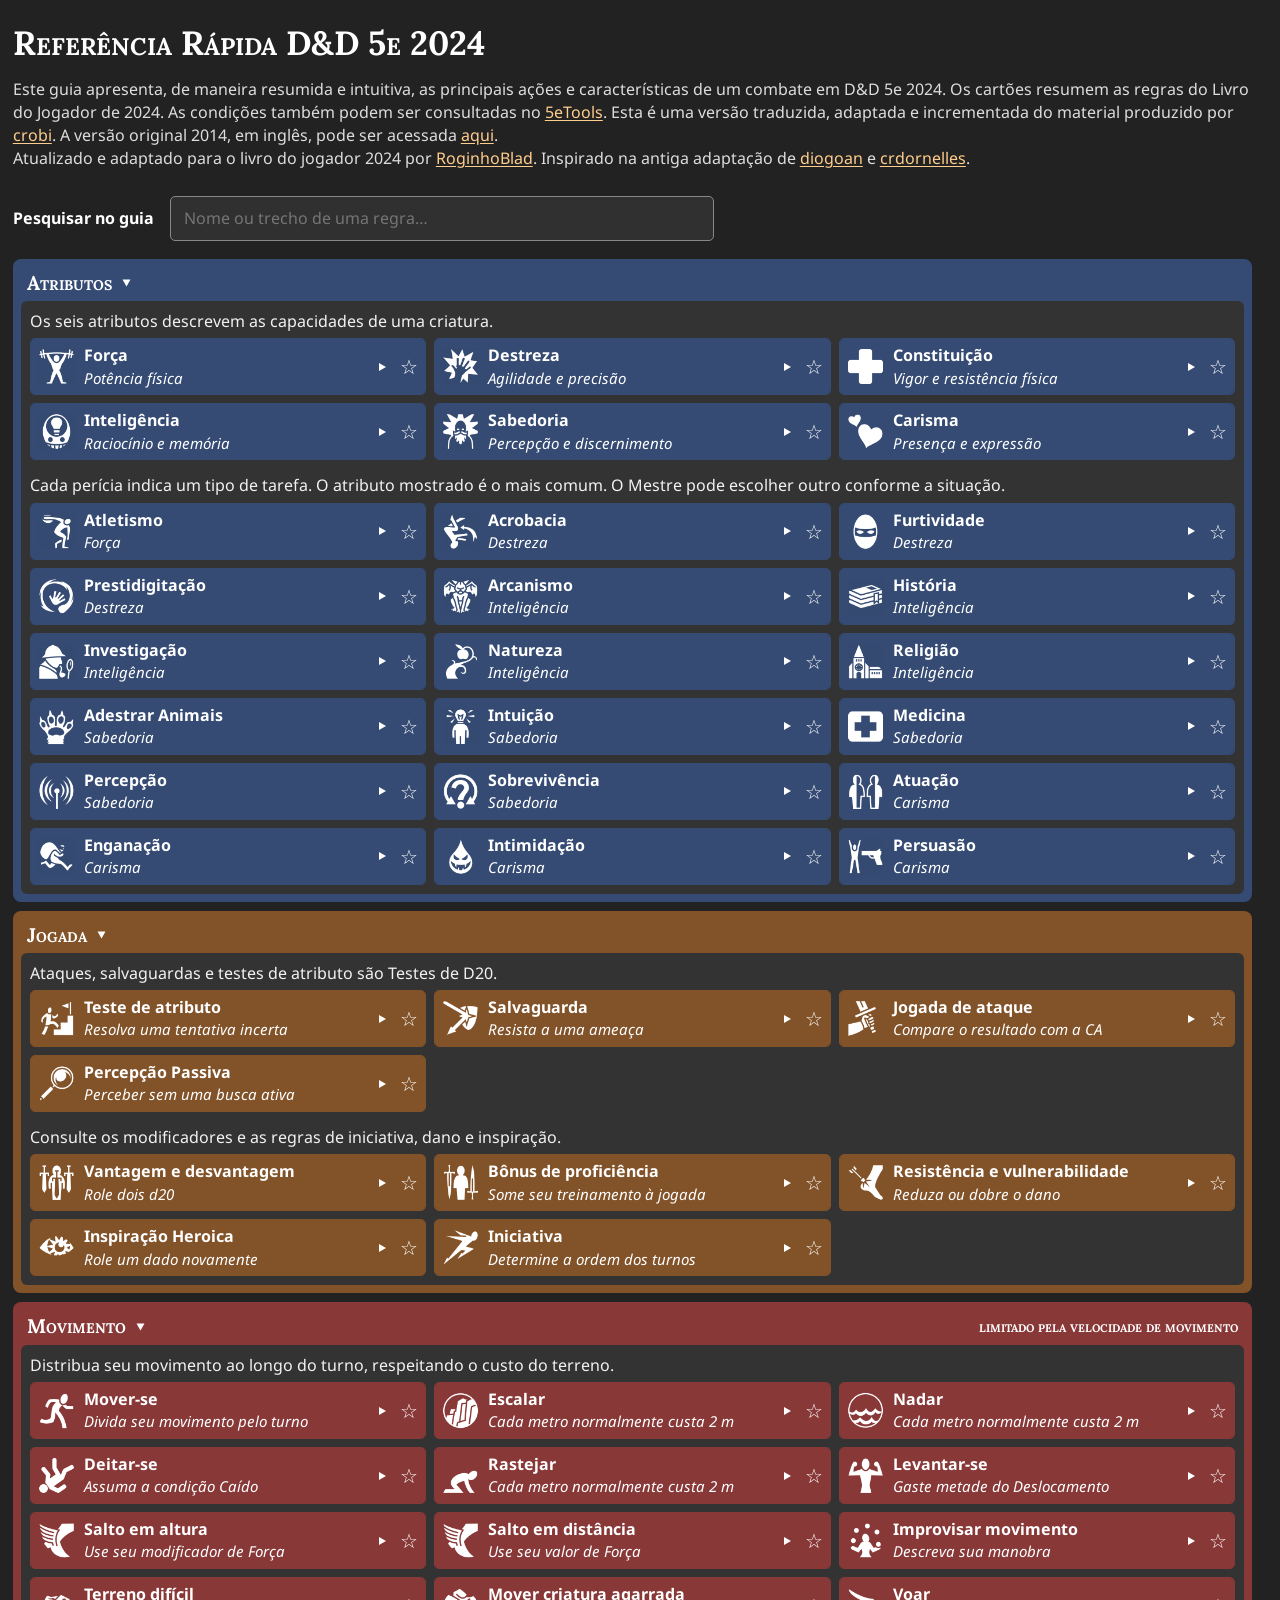
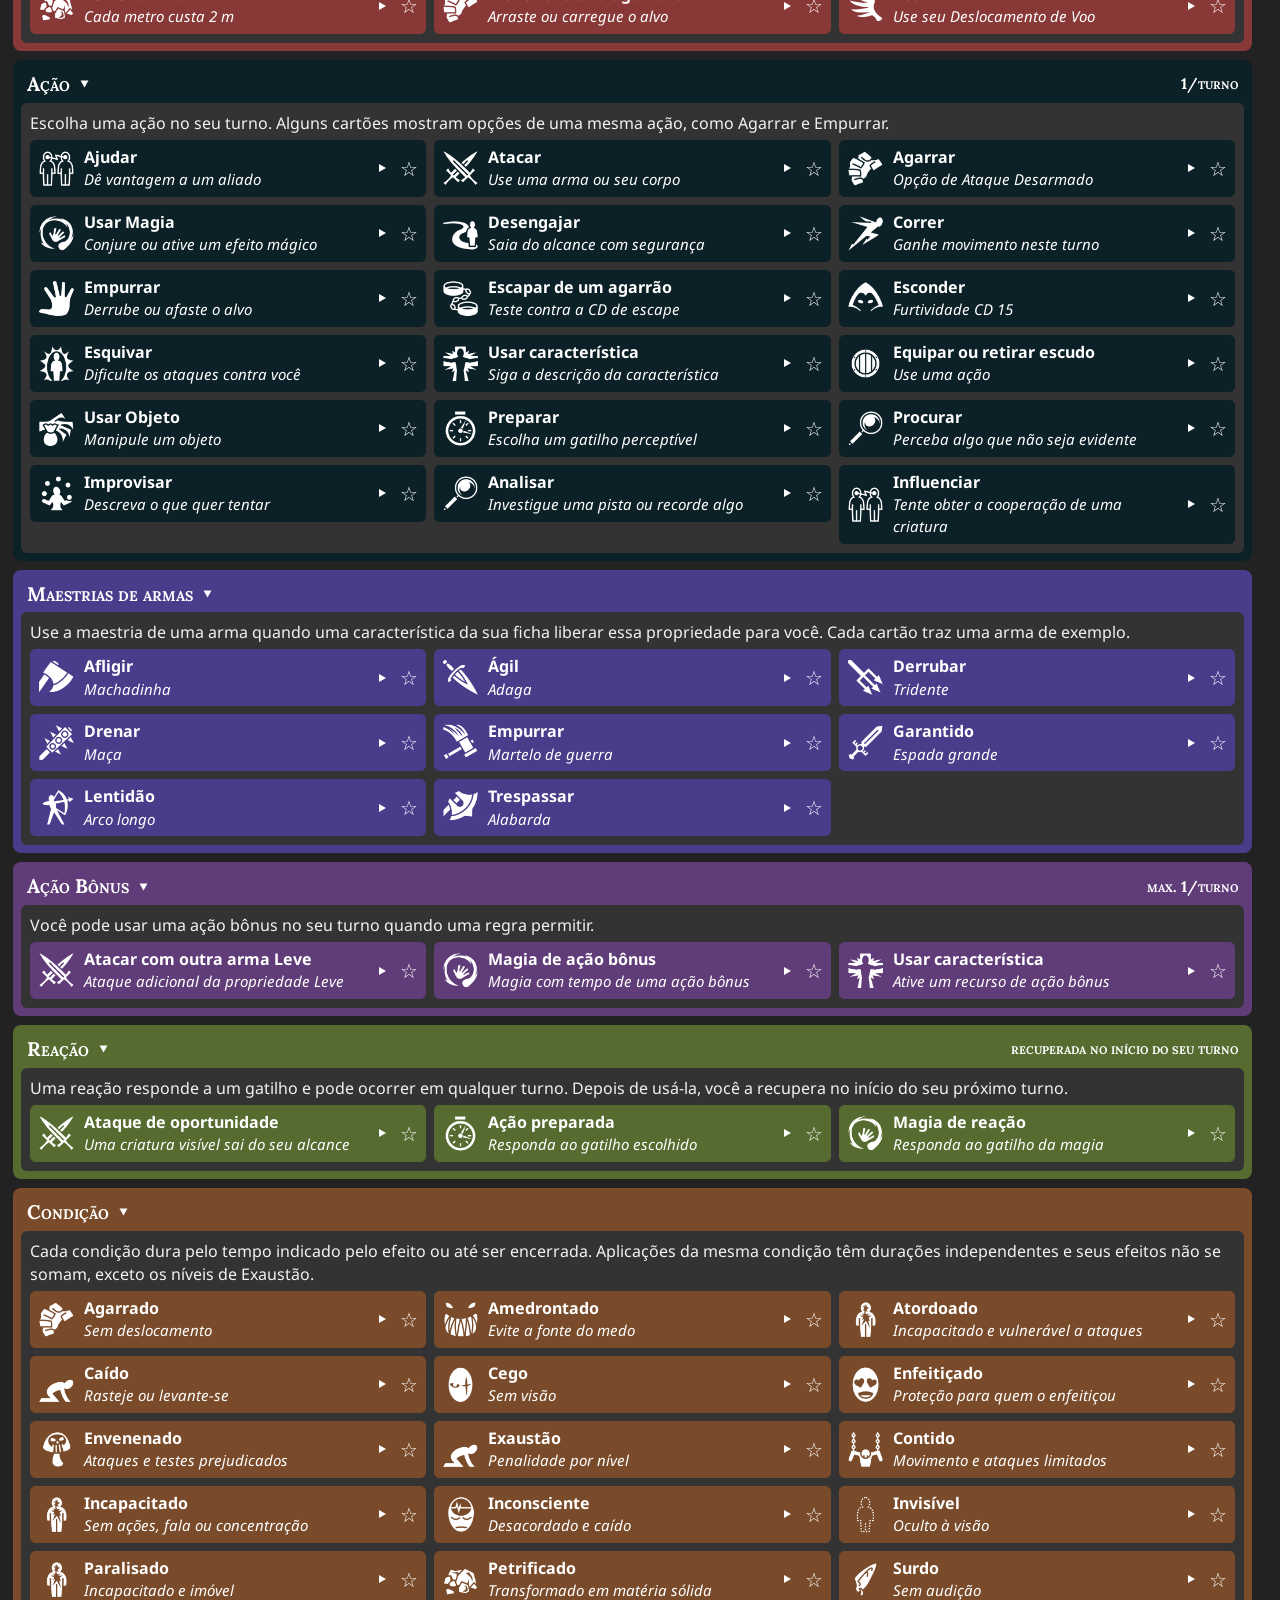
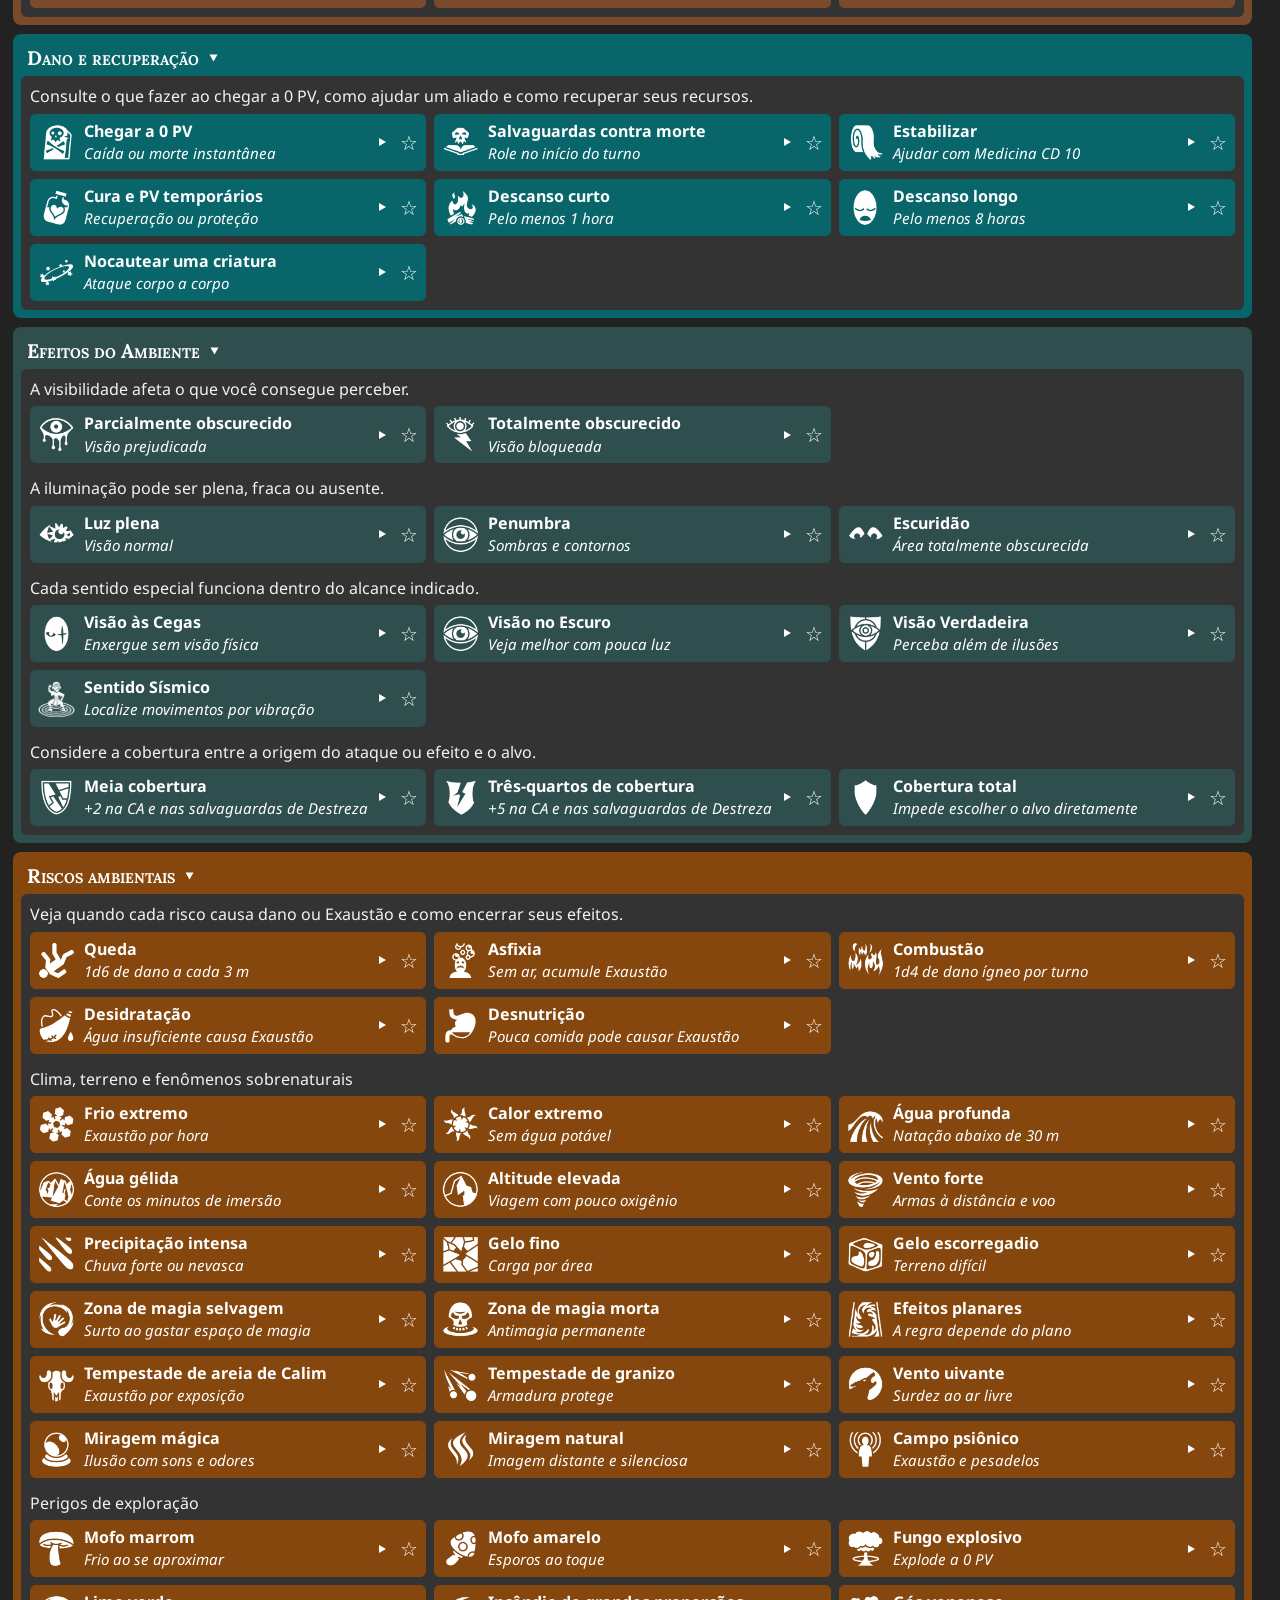
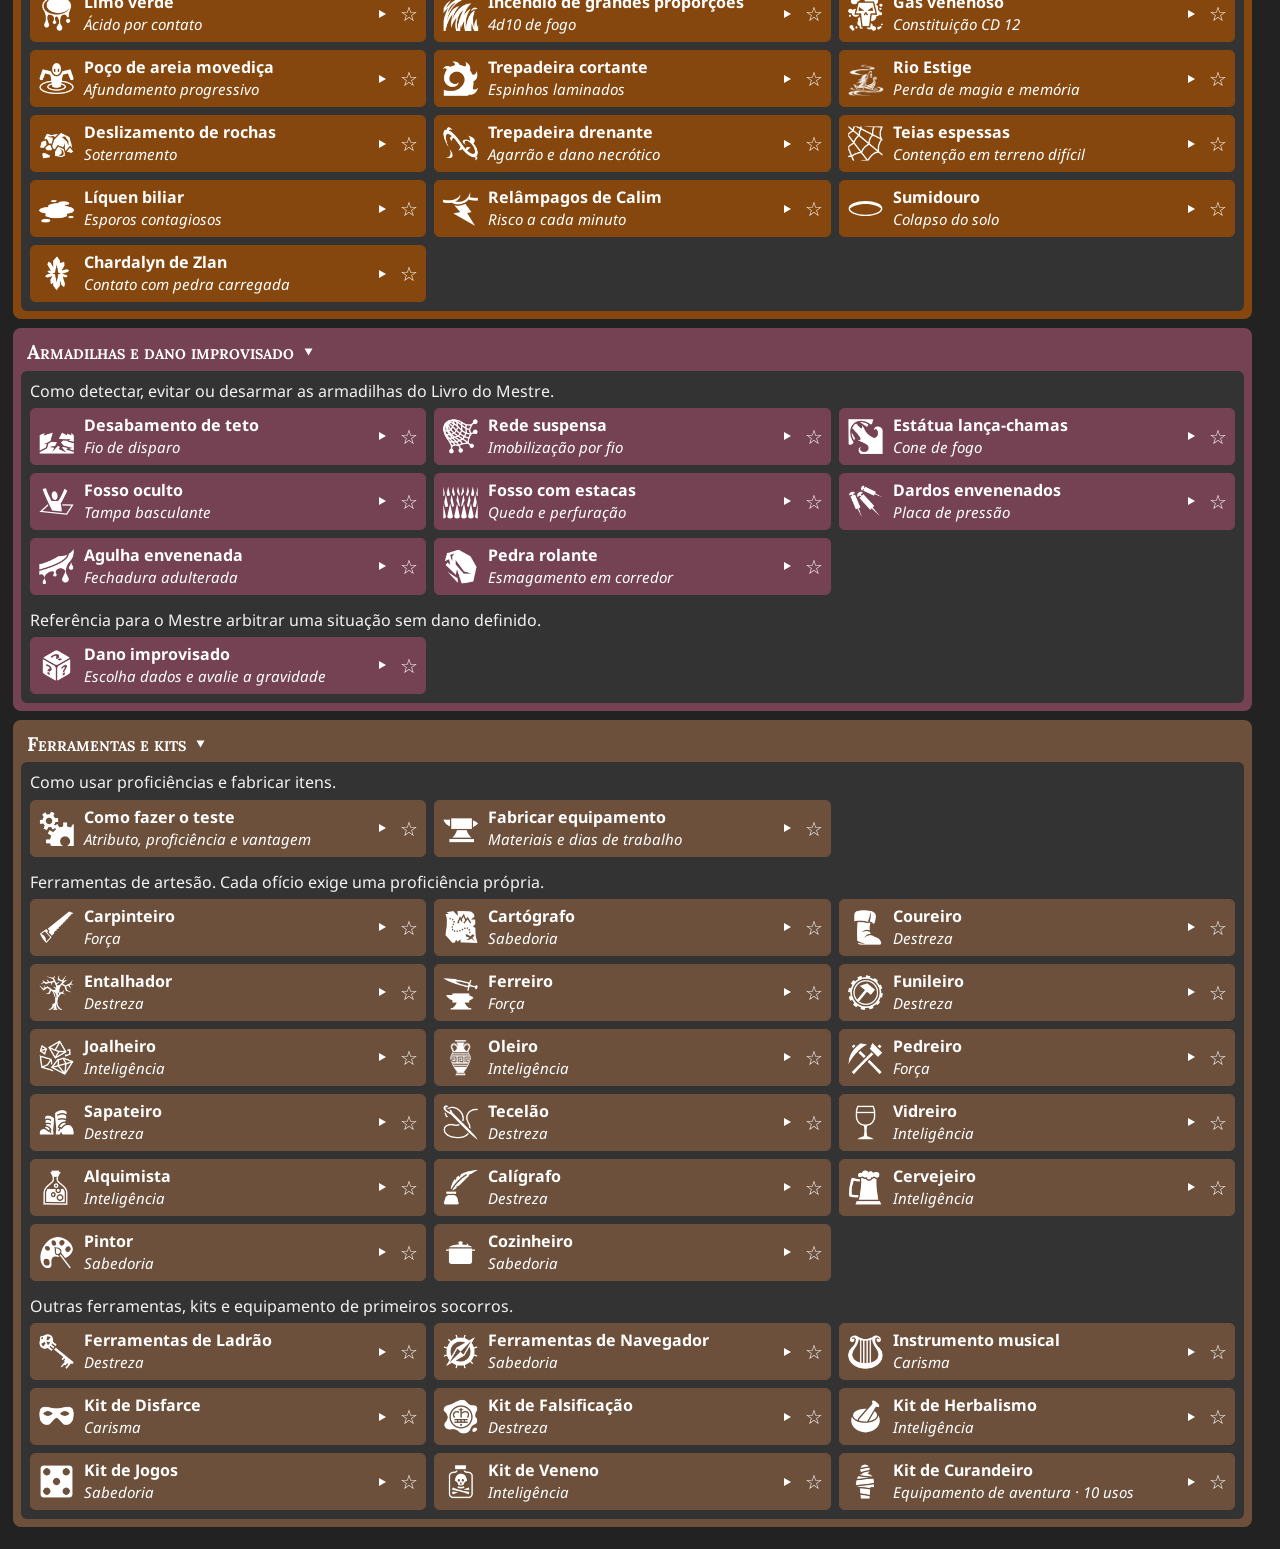
<file: index.html>
<!DOCTYPE html>
<html lang="pt">

<head>
    <meta charset="utf-8" />
    <meta name="viewport" content="width=device-width, initial-scale=1">
    <title>Referência Rápida D&D 5e 2024</title>
    <!-- CSS -->
    <link rel="stylesheet" type="text/css" href="css/quickref.css">
    <link rel="stylesheet" type="text/css" href="css/icons.css">
    <!-- Fonts -->
    <link href="https://fonts.googleapis.com/css?family=Noto+Sans:400,700,400italic,700italic" rel="stylesheet"
        type="text/css">
    <link href="https://fonts.googleapis.com/css?family=Lora:700" rel="stylesheet" type="text/css">
    <link rel="icon" type="image/png" href="img/dragon-head.png">
    <!-- Javascript -->
    <script type="text/javascript" src="js/jquery/jquery.min.js" charset="utf-8"></script>
</head>

<body class="page-background">
    <div class="page fontsize" data-size="fullscreen">
        <div class="main-title">Referência Rápida D&D 5e 2024</div>
        <div class="description">Este guia apresenta, de maneira resumida e intuitiva, as principais ações e
            características de um combate em D&D 5e 2024. Os cartões resumem as regras do Livro do Jogador de 2024. As condições também podem ser consultadas no <a href="https://5e.tools/index.html">5eTools</a>. Esta é uma versão traduzida, adaptada e incrementada do
            material produzido por <a href="https://github.com/crobi">crobi</a>. A versão original 2014, em inglês, pode
            ser acessada <a href="https://crobi.github.io/dnd5e-quickref/preview/quickref.html">aqui</a>.
            <br>
            <br>
            <br>
            Atualizado e adaptado para o livro do jogador 2024 por <a href="https://github.com/RoginhoBlad">RoginhoBlad</a>.
            Inspirado na antiga adaptação de <a href="https://github.com/diogoan">diogoan</a> e <a href="https://github.com/crdornelles">crdornelles</a>.
        </div>

        <!-- Abilities section -->
        <div id="section-ability" class="section-container">
            <div class="section-title">Atributos</div>
            <div class="section-content">
                <div class="section-row section-subtitle text fontsize">Os seis atributos descrevem as capacidades de uma criatura.</div>
                <div class="section-row" id="ability-types"></div>
                <div class="section-row section-subtitle text fontsize">Cada perícia indica um tipo de tarefa. O atributo mostrado é o mais comum. O Mestre pode escolher outro conforme a situação.</div>
                <div class="section-row" id="ability-sub-types"></div>

            </div>
        </div>

        <!-- Abilities section -->
        <div id="section-roll" class="section-container">
            <div class="section-title">
                Jogada
            </div>
            <div class="section-content">
                <div class="section-row section-subtitle text fontsize">Ataques, salvaguardas e testes de atributo são Testes de D20.</div>
                <div class="section-row" id="roll-types"></div>
                <div class="section-row section-subtitle text fontsize">Consulte os modificadores e as regras de iniciativa, dano e inspiração.</div>
                <div class="section-row" id="roll-mods"></div>
            </div>
        </div>

        <!-- Movement section -->
        <div id="section-movement" class="section-container">
            <div class="section-title">
                Movimento <span class="float-right">limitado pela velocidade de movimento</span>
            </div>
            <div class="section-content">
                <div class="section-row section-subtitle text fontsize">Distribua seu movimento ao longo do turno, respeitando o custo do terreno.</div>
                <div class="section-row" id="basic-movement">
                </div>
            </div>
        </div>

        <!-- Action section -->
        <div id="section-action" class="section-container">
            <div class="section-title">
                Ação <span class="float-right">1/turno</span>
            </div>
            <div class="section-content">
                <div class="section-row section-subtitle text fontsize">Escolha uma ação no seu turno. Alguns cartões mostram opções de uma mesma ação, como Agarrar e Empurrar.</div>
                <div class="section-row" id="basic-actions"></div>
            </div>
        </div>

        <div class="section-container" id="section-mastery"><div class="section-title">Maestrias de armas</div><div class="section-content"><div class="section-row section-subtitle text fontsize">Use a maestria de uma arma quando uma característica da sua ficha liberar essa propriedade para você. Cada cartão traz uma arma de exemplo.</div><div class="section-row" id="mastery-cards"></div></div></div>
        <!-- Bonus action section -->
        <div id="section-bonus-action" class="section-container">
            <div class="section-title">
                Ação Bônus <span class="float-right">max. 1/turno</span>
            </div>
            <div class="section-content">
                <div class="section-row section-subtitle text fontsize">Você pode usar uma ação bônus no seu turno quando uma regra permitir.</div>
                <div class="section-row" id="basic-bonus-actions"></div>
            </div>
        </div>

        <!-- Reaction section -->
        <div id="section-reaction" class="section-container">
            <div class="section-title">
                Reação <span class="float-right">recuperada no início do seu turno</span>
            </div>
            <div class="section-content">
                <div class="section-row section-subtitle text fontsize">Uma reação responde a um gatilho e pode ocorrer em qualquer turno. Depois de usá-la, você a recupera no início do seu próximo turno.</div>
                <div class="section-row" id="basic-reactions"></div>
            </div>
        </div>

        <!-- Condition section -->
        <div id="section-condition" class="section-container">
            <div class="section-title">
                Condição
            </div>
            <div class="section-content">
                <div class="section-row section-subtitle text fontsize">Cada condição dura pelo tempo indicado pelo efeito ou até ser encerrada. Aplicações da mesma condição têm durações independentes e seus efeitos não se somam, exceto os níveis de Exaustão.</div>
                <div class="section-row" id="basic-conditions"></div>
            </div>
        </div>

        <div id="section-recovery" class="section-container">
            <div class="section-title">Dano e recuperação</div>
            <div class="section-content">
                <div class="section-row section-subtitle text fontsize">Consulte o que fazer ao chegar a 0 PV, como ajudar um aliado e como recuperar seus recursos.</div>
                <div class="section-row" id="recovery-cards"></div>
            </div>
        </div>

        <!-- Environmental section -->
        <div id="section-environment" class="section-container">
            <div class="section-title">
                Efeitos do Ambiente
            </div>
            <div class="section-content">
                <div class="section-row section-subtitle text fontsize">A visibilidade afeta o que você consegue perceber.</div>
                <div class="section-row" id="environment-obscurance"></div>
                <div class="section-row section-subtitle text fontsize">A iluminação pode ser plena, fraca ou ausente.</div>
                <div class="section-row" id="environment-light"></div>
                <div class="section-row section-subtitle text fontsize">Cada sentido especial funciona dentro do alcance indicado.</div>
                <div class="section-row" id="environment-vision"></div>
                <div class="section-row section-subtitle text fontsize">Considere a cobertura entre a origem do ataque ou efeito e o alvo.</div>
                <div class="section-row" id="environment-cover"></div>
            </div>
        </div>
        <div id="section-hazards" class="section-container">
            <div class="section-title">Riscos ambientais</div>
            <div class="section-content">
                <div class="section-row section-subtitle text fontsize">Veja quando cada risco causa dano ou Exaustão e como encerrar seus efeitos.</div>
                <div class="section-row" id="environment-other"></div>
<div class="section-row section-subtitle text fontsize">Clima, terreno e fenômenos sobrenaturais</div><div class="section-row" id="hazard-climate"></div>
<div class="section-row section-subtitle text fontsize">Perigos de exploração</div><div class="section-row" id="hazard-danger"></div>
            </div>
        </div>
        <div class="section-container" id="section-traps"><div class="section-title">Armadilhas e dano improvisado</div><div class="section-content"><div class="section-row section-subtitle text fontsize">Como detectar, evitar ou desarmar as armadilhas do Livro do Mestre.</div><div class="section-row" id="hazard-trap"></div><div class="section-row section-subtitle text fontsize">Referência para o Mestre arbitrar uma situação sem dano definido.</div><div class="section-row" id="hazard-damage"></div></div></div>
        <div class="section-container" id="section-tools"><div class="section-title">Ferramentas e kits</div><div class="section-content"><div class="section-row section-subtitle text fontsize">Como usar proficiências e fabricar itens.</div><div class="section-row" id="tool-basics"></div>
<div class="section-row section-subtitle text fontsize">Ferramentas de artesão. Cada ofício exige uma proficiência própria.</div><div class="section-row" id="artisan-cards"></div>
<div class="section-row section-subtitle text fontsize">Outras ferramentas, kits e equipamento de primeiros socorros.</div><div class="section-row" id="kit-cards"></div></div></div>



    </div>

    <!-- Data -->
    <script type="text/javascript" src="js/data_ability.js" charset="utf-8"></script>
    <script type="text/javascript" src="js/data_roll.js" charset="utf-8"></script>
    <script type="text/javascript" src="js/data_movement.js" charset="utf-8"></script>
    <script type="text/javascript" src="js/data_action.js" charset="utf-8"></script>
    <script type="text/javascript" src="js/data_bonusaction.js" charset="utf-8"></script>
    <script type="text/javascript" src="js/data_reaction.js" charset="utf-8"></script>
    <script type="text/javascript" src="js/data_condition.js" charset="utf-8"></script>
    <script type="text/javascript" src="js/data_equipment.js" charset="utf-8"></script>
    <script type="text/javascript" src="js/data_recovery.js" charset="utf-8"></script>
    <script src="js/data_hazards.js" charset="utf-8"></script>
    <script type="text/javascript" src="js/data_environment.js" charset="utf-8"></script>
    <script type="text/javascript" src="js/quickref.js" charset="utf-8"></script>
</body>

</html>
</file>
<file: css/quickref.css>
:root { color-scheme:dark; background:#222; color:#fff; font:16px/1.45 "Noto Sans",Calibri,Arial,sans-serif; }
* { box-sizing:border-box; }
[hidden] { display:none !important; }
body { margin:0; padding:clamp(6px,1vw,16px); }
.page { max-width:1920px; margin:auto; }
.main-title,.section-title { font-family:Lora,Georgia,serif; font-weight:bold; font-variant:small-caps; }
.main-title { font-size:clamp(1.55rem,3vw,2.1rem); margin:6px 0 10px; }
.description { color:#ddd; margin-bottom:14px; }
a { color:#ffcd8c; text-underline-offset:.15em; }
.description br + br { display:none; }
button,input { font:inherit; color:inherit; }
button { cursor:pointer; }
button:focus-visible,input:focus-visible,a:focus-visible { outline:3px solid #ffde86; outline-offset:-3px; }
.search-bar { display:flex; align-items:center; flex-wrap:wrap; gap:.55rem 1rem; padding:12px 0 18px; }
.search-bar label { font-weight:bold; }
.search-bar input { background:#303030; border:1px solid #888; border-radius:5px; padding:.6rem .85rem; width:min(100%,34rem); }
.search-status { color:#ddd; }
.section-container { --accent:#394b72; background:var(--accent); border-radius:8px; padding:6px 8px 8px; margin:0 0 9px; }
#section-ability { --accent:#354b73; } #section-roll { --accent:#825229; }
#section-movement { --accent:#893838; } #section-action { --accent:#0c2027; }
#section-bonus-action { --accent:#603d78; } #section-reaction { --accent:#556b2f; }
#section-condition { --accent:#7a4b2a; } #section-environment { --accent:#2f4f4f; }
#section-tools { --accent:#6d503c; } #section-mastery { --accent:#483d8b; }
#section-recovery { --accent:#08666b; } #section-hazards { --accent:#85470e; }
#section-favorites { --accent:#70551f; }
.section-title { display:flex; align-items:center; flex-wrap:wrap; gap:0 .75em; font-size:1.23rem; padding:1px 6px; }
.section-title .float-right { font-size:.95rem; }
.section-toggle { display:flex; flex:1 0 auto; align-items:center; gap:.55em; padding:3px 0; min-height:34px; font:inherit; border:0; background:transparent; text-align:left; }
.section-toggle::after,.card-toggle::after { content:""; border:4px solid transparent; border-right:0; border-left:7px solid currentColor; }
[aria-expanded="true"].section-toggle::after,[aria-expanded="true"].card-toggle::after { transform:rotate(90deg); }
.section-content { background:#333; border-radius:6px; padding:9px; }
.section-subtitle { margin:0 0 5px; color:#f2f2f2; }
.card-grid { display:grid; grid-template-columns:repeat(3,minmax(0,1fr)); gap:8px; align-items:start; }
.card-grid + .section-subtitle { margin-top:14px; }
.rule-card { min-width:0; border:1px solid var(--accent); background:#2a2a2a; border-radius:5px; overflow:hidden; }
.card-head { background:var(--accent); display:flex; align-items:center; }
.card-toggle { flex:1; display:flex; align-items:center; gap:.55rem; min-width:0; min-height:52px; text-align:left; padding:5px 7px; border:0; background:transparent; }
.card-toggle:hover,.section-toggle:hover,.favorite-star:hover { background:#ffffff10; }
.card-toggle::after { margin-left:auto; flex:none; }
.item-icon { width:37px; height:37px; flex:none; background-size:contain; background-position:center; background-repeat:no-repeat; }
.card-label { min-width:0; overflow-wrap:anywhere; }
.card-label strong,.card-label em { display:block; }
.card-label em { font-size:.94em; }
.favorite-star { align-self:stretch; border:0; padding:0 7px; background:transparent; font-size:1.25rem; }
.favorite-star[aria-pressed="true"] { color:#ffda65; }
.rule-body { padding:0 .8rem; }
.rule-body p { margin:0; padding:1em 0; }
.rule-body p+p { border-top:1px solid #555; }
.rule-body .lead,.source { font-style:italic; }
.source { color:#ddd; font-size:.9em; }
.rule-link { color:#ffd89c; font-weight:600; }
@media(max-width:950px){.card-grid{grid-template-columns:repeat(2,minmax(0,1fr))}}
@media(max-width:590px){.card-grid{grid-template-columns:1fr}.section-title .float-right{font-size:.8rem}.section-title{font-size:1.05rem}.section-toggle{flex-basis:auto}}
@media print { .search-bar,.favorite-star,#section-favorites{display:none} .rule-card{break-inside:avoid} }

/* Evita deslocamentos fracionários quando a lista entra ou sai do topo. */
#section-favorites { height: calc-size(auto, round(up, size, 4px)); margin-bottom: 8px; }
:root { scrollbar-gutter: stable; }
.favorite-star { flex: 0 0 2rem; padding-inline: 0; }
/* Dois pulsos no contorno, sem alterar o tamanho ou a leitura do cartão. */
.rule-card.link-highlight {
    outline: 2px solid transparent;
    outline-offset: 2px;
    animation: link-arrival 1.5s ease-in-out 2;
}
@keyframes link-arrival {
    0%, 100% { outline-color: transparent; box-shadow: 0 0 0 0 transparent; }
    35%, 60% {
        outline-color: var(--accent);
        box-shadow: 0 0 7px 2px var(--accent);
    }
}
@media (prefers-reduced-motion: reduce) {
    .rule-card.link-highlight { animation: link-arrival-still 3s linear; }
    @keyframes link-arrival-still {
        from, to { outline-color: var(--accent); box-shadow: 0 0 7px 2px var(--accent); }
    }
}
#section-traps { --accent: #754254; }
</file>
<file: css/icons.css>
.icon-ace { background-image: url(../img/ace.png);}
.icon-achilles-heel { background-image: url(../img/achilles-heel.png);}
.icon-acid-blob { background-image: url(../img/acid-blob.png);}
.icon-acid-tube { background-image: url(../img/acid-tube.png);}
.icon-acid { background-image: url(../img/acid.png);}
.icon-acorn { background-image: url(../img/acorn.png);}
.icon-acrobatic { background-image: url(../img/acrobatic.png);}
.icon-aerial-signal { background-image: url(../img/aerial-signal.png);}
.icon-aerosol { background-image: url(../img/aerosol.png);}
.icon-afterburn { background-image: url(../img/afterburn.png);}
.icon-alien-skull { background-image: url(../img/alien-skull.png);}
.icon-alien-stare { background-image: url(../img/alien-stare.png);}
.icon-all-for-one { background-image: url(../img/all-for-one.png);}
.icon-alligator-clip { background-image: url(../img/alligator-clip.png);}
.icon-ammo-box { background-image: url(../img/ammo-box.png);}
.icon-ammonite-fossil { background-image: url(../img/ammonite-fossil.png);}
.icon-ammonite { background-image: url(../img/ammonite.png);}
.icon-amphora { background-image: url(../img/amphora.png);}
.icon-anatomy { background-image: url(../img/anatomy.png);}
.icon-anchor { background-image: url(../img/anchor.png);}
.icon-andromeda-chain { background-image: url(../img/andromeda-chain.png);}
.icon-angel-outfit { background-image: url(../img/angel-outfit.png);}
.icon-angel-wings { background-image: url(../img/angel-wings.png);}
.icon-angler-fish { background-image: url(../img/angler-fish.png);}
.icon-angular-spider { background-image: url(../img/angular-spider.png);}
.icon-animal-hide { background-image: url(../img/animal-hide.png);}
.icon-animal-skull { background-image: url(../img/animal-skull.png);}
.icon-ankh { background-image: url(../img/ankh.png);}
.icon-anthem { background-image: url(../img/anthem.png);}
.icon-anvil-impact { background-image: url(../img/anvil-impact.png);}
.icon-anvil { background-image: url(../img/anvil.png);}
.icon-apple-maggot { background-image: url(../img/apple-maggot.png);}
.icon-apple-seeds { background-image: url(../img/apple-seeds.png);}
.icon-aquarius { background-image: url(../img/aquarius.png);}
.icon-archery-target { background-image: url(../img/archery-target.png);}
.icon-architect-mask { background-image: url(../img/architect-mask.png);}
.icon-arcing-bolt { background-image: url(../img/arcing-bolt.png);}
.icon-arena { background-image: url(../img/arena.png);}
.icon-aries { background-image: url(../img/aries.png);}
.icon-armadillo-tail { background-image: url(../img/armadillo-tail.png);}
.icon-armoured-shell { background-image: url(../img/armoured-shell.png);}
.icon-arrest { background-image: url(../img/arrest.png);}
.icon-arrow-cluster { background-image: url(../img/arrow-cluster.png);}
.icon-arrow-flights { background-image: url(../img/arrow-flights.png);}
.icon-arrowed { background-image: url(../img/arrowed.png);}
.icon-arrowhead { background-image: url(../img/arrowhead.png);}
.icon-arrows-shield { background-image: url(../img/arrows-shield.png);}
.icon-arson { background-image: url(../img/arson.png);}
.icon-artificial-hive { background-image: url(../img/artificial-hive.png);}
.icon-at-sea { background-image: url(../img/at-sea.png);}
.icon-atomic-slashes { background-image: url(../img/atomic-slashes.png);}
.icon-aubergine { background-image: url(../img/aubergine.png);}
.icon-aura { background-image: url(../img/aura.png);}
.icon-auto-repair { background-image: url(../img/auto-repair.png);}
.icon-autogun { background-image: url(../img/autogun.png);}
.icon-awareness { background-image: url(../img/awareness.png);}
.icon-axe-in-stump { background-image: url(../img/axe-in-stump.png);}
.icon-axe-swing { background-image: url(../img/axe-swing.png);}
.icon-back-forth { background-image: url(../img/back-forth.png);}
.icon-back-pain { background-image: url(../img/back-pain.png);}
.icon-backstab { background-image: url(../img/backstab.png);}
.icon-backup { background-image: url(../img/backup.png);}
.icon-balloons { background-image: url(../img/balloons.png);}
.icon-bandage-roll { background-image: url(../img/bandage-roll.png);}
.icon-bandaged { background-image: url(../img/bandaged.png);}
.icon-barbed-arrow { background-image: url(../img/barbed-arrow.png);}
.icon-barbed-spear { background-image: url(../img/barbed-spear.png);}
.icon-barbed-wire { background-image: url(../img/barbed-wire.png);}
.icon-barbute { background-image: url(../img/barbute.png);}
.icon-barefoot { background-image: url(../img/barefoot.png);}
.icon-bat-blade { background-image: url(../img/bat-blade.png);}
.icon-bat-wing { background-image: url(../img/bat-wing.png);}
.icon-battered-axe { background-image: url(../img/battered-axe.png);}
.icon-batteries { background-image: url(../img/batteries.png);}
.icon-battery-0 { background-image: url(../img/battery-0.png);}
.icon-battery-100 { background-image: url(../img/battery-100.png);}
.icon-battery-25 { background-image: url(../img/battery-25.png);}
.icon-battery-50 { background-image: url(../img/battery-50.png);}
.icon-battery-75 { background-image: url(../img/battery-75.png);}
.icon-battery-minus { background-image: url(../img/battery-minus.png);}
.icon-battery-pack-alt { background-image: url(../img/battery-pack-alt.png);}
.icon-battery-pack { background-image: url(../img/battery-pack.png);}
.icon-battery-plus { background-image: url(../img/battery-plus.png);}
.icon-battle-axe { background-image: url(../img/battle-axe.png);}
.icon-battle-gear { background-image: url(../img/battle-gear.png);}
.icon-batwing-emblem { background-image: url(../img/batwing-emblem.png);}
.icon-beam-wake { background-image: url(../img/beam-wake.png);}
.icon-beams-aura { background-image: url(../img/beams-aura.png);}
.icon-beanstalk { background-image: url(../img/beanstalk.png);}
.icon-beard { background-image: url(../img/beard.png);}
.icon-beast-eye { background-image: url(../img/beast-eye.png);}
.icon-bee { background-image: url(../img/bee.png);}
.icon-beech { background-image: url(../img/beech.png);}
.icon-beer-stein { background-image: url(../img/beer-stein.png);}
.icon-beetle-shell { background-image: url(../img/beetle-shell.png);}
.icon-behold { background-image: url(../img/behold.png);}
.icon-belt-buckles { background-image: url(../img/belt-buckles.png);}
.icon-bestial-fangs { background-image: url(../img/bestial-fangs.png);}
.icon-beveled-star { background-image: url(../img/beveled-star.png);}
.icon-big-egg { background-image: url(../img/big-egg.png);}
.icon-big-wave { background-image: url(../img/big-wave.png);}
.icon-biohazard { background-image: url(../img/biohazard.png);}
.icon-bird-claw { background-image: url(../img/bird-claw.png);}
.icon-bird-limb { background-image: url(../img/bird-limb.png);}
.icon-bird-mask { background-image: url(../img/bird-mask.png);}
.icon-bird-twitter { background-image: url(../img/bird-twitter.png);}
.icon-black-bar { background-image: url(../img/black-bar.png);}
.icon-black-book { background-image: url(../img/black-book.png);}
.icon-black-cat { background-image: url(../img/black-cat.png);}
.icon-black-flag { background-image: url(../img/black-flag.png);}
.icon-black-hole-bolas { background-image: url(../img/black-hole-bolas.png);}
.icon-blackball { background-image: url(../img/blackball.png);}
.icon-blackcurrant { background-image: url(../img/blackcurrant.png);}
.icon-blade-bite { background-image: url(../img/blade-bite.png);}
.icon-blade-fall { background-image: url(../img/blade-fall.png);}
.icon-blast { background-image: url(../img/blast.png);}
.icon-blaster { background-image: url(../img/blaster.png);}
.icon-bleeding-eye { background-image: url(../img/bleeding-eye.png);}
.icon-bleeding-heart { background-image: url(../img/bleeding-heart.png);}
.icon-bloody-stash { background-image: url(../img/bloody-stash.png);}
.icon-blunderbuss { background-image: url(../img/blunderbuss.png);}
.icon-boar-tusks { background-image: url(../img/boar-tusks.png);}
.icon-boiling-bubbles { background-image: url(../img/boiling-bubbles.png);}
.icon-bolas { background-image: url(../img/bolas.png);}
.icon-bolt-shield { background-image: url(../img/bolt-shield.png);}
.icon-bolter-gun { background-image: url(../img/bolter-gun.png);}
.icon-bombing-run { background-image: url(../img/bombing-run.png);}
.icon-bone-gnawer { background-image: url(../img/bone-gnawer.png);}
.icon-bone-knife { background-image: url(../img/bone-knife.png);}
.icon-book-aura { background-image: url(../img/book-aura.png);}
.icon-book-cover { background-image: url(../img/book-cover.png);}
.icon-book-storm { background-image: url(../img/book-storm.png);}
.icon-bookmark { background-image: url(../img/bookmark.png);}
.icon-bookmarklet { background-image: url(../img/bookmarklet.png);}
.icon-book-pile { background-image: url(../img/book-pile.png);}
.icon-boomerang { background-image: url(../img/boomerang.png);}
.icon-boot-prints { background-image: url(../img/boot-prints.png);}
.icon-boot-stomp { background-image: url(../img/boot-stomp.png);}
.icon-boots { background-image: url(../img/boots.png);}
.icon-bordered-shield { background-image: url(../img/bordered-shield.png);}
.icon-bottle-vapors { background-image: url(../img/bottle-vapors.png);}
.icon-bottled-bolt { background-image: url(../img/bottled-bolt.png);}
.icon-bottom-right-3d-arrow { background-image: url(../img/bottom-right-3d-arrow.png);}
.icon-bowie-knife { background-image: url(../img/bowie-knife.png);}
.icon-bowl-spiral { background-image: url(../img/bowl-spiral.png);}
.icon-bowling-pin { background-image: url(../img/bowling-pin.png);}
.icon-bowling-propulsion { background-image: url(../img/bowling-propulsion.png);}
.icon-bowman { background-image: url(../img/bowman.png);}
.icon-boxing-glove-surprise { background-image: url(../img/boxing-glove-surprise.png);}
.icon-boxing-glove { background-image: url(../img/boxing-glove.png);}
.icon-brain-freeze { background-image: url(../img/brain-freeze.png);}
.icon-brain-stem { background-image: url(../img/brain-stem.png);}
.icon-brain { background-image: url(../img/brain.png);}
.icon-brainstorm { background-image: url(../img/brainstorm.png);}
.icon-branch-arrow { background-image: url(../img/branch-arrow.png);}
.icon-brandy-bottle { background-image: url(../img/brandy-bottle.png);}
.icon-brass-eye { background-image: url(../img/brass-eye.png);}
.icon-breastplate { background-image: url(../img/breastplate.png);}
.icon-brick-pile { background-image: url(../img/brick-pile.png);}
.icon-bridge { background-image: url(../img/bridge.png);}
.icon-broadhead-arrow { background-image: url(../img/broadhead-arrow.png);}
.icon-broadsword { background-image: url(../img/broadsword.png);}
.icon-broken-bone { background-image: url(../img/broken-bone.png);}
.icon-broken-bottle { background-image: url(../img/broken-bottle.png);}
.icon-broken-heart { background-image: url(../img/broken-heart.png);}
.icon-broken-shield { background-image: url(../img/broken-shield.png);}
.icon-broken-skull { background-image: url(../img/broken-skull.png);}
.icon-broken-tablet { background-image: url(../img/broken-tablet.png);}
.icon-brutal-helm { background-image: url(../img/brutal-helm.png);}
.icon-bubble-field { background-image: url(../img/bubble-field.png);}
.icon-bubbling-flask { background-image: url(../img/bubbling-flask.png);}
.icon-bud { background-image: url(../img/bud.png);}
.icon-bugle-call { background-image: url(../img/bugle-call.png);}
.icon-bulb { background-image: url(../img/bulb.png);}
.icon-bull-horns { background-image: url(../img/bull-horns.png);}
.icon-bull { background-image: url(../img/bull.png);}
.icon-bullets { background-image: url(../img/bullets.png);}
.icon-burn { background-image: url(../img/burn.png);}
.icon-burning-book { background-image: url(../img/burning-book.png);}
.icon-burning-dot { background-image: url(../img/burning-dot.png);}
.icon-burning-embers { background-image: url(../img/burning-embers.png);}
.icon-burning-eye { background-image: url(../img/burning-eye.png);}
.icon-burning-meteor { background-image: url(../img/burning-meteor.png);}
.icon-burning-passion { background-image: url(../img/burning-passion.png);}
.icon-burning-round-shot { background-image: url(../img/burning-round-shot.png);}
.icon-burning-tree { background-image: url(../img/burning-tree.png);}
.icon-burst-blob { background-image: url(../img/burst-blob.png);}
.icon-butterfly-warning { background-image: url(../img/butterfly-warning.png);}
.icon-butterfly { background-image: url(../img/butterfly.png);}
.icon-caged-ball { background-image: url(../img/caged-ball.png);}
.icon-cake-slice { background-image: url(../img/cake-slice.png);}
.icon-caldera { background-image: url(../img/caldera.png);}
.icon-campfire { background-image: url(../img/campfire.png);}
.icon-cancel { background-image: url(../img/cancel.png);}
.icon-cancer { background-image: url(../img/cancer.png);}
.icon-candle-flame { background-image: url(../img/candle-flame.png);}
.icon-candle-holder { background-image: url(../img/candle-holder.png);}
.icon-candle-light { background-image: url(../img/candle-light.png);}
.icon-candle-skull { background-image: url(../img/candle-skull.png);}
.icon-candlebright { background-image: url(../img/candlebright.png);}
.icon-cannister { background-image: url(../img/cannister.png);}
.icon-cannon-ball { background-image: url(../img/cannon-ball.png);}
.icon-cannon-shot { background-image: url(../img/cannon-shot.png);}
.icon-cannon { background-image: url(../img/cannon.png);}
.icon-capitol { background-image: url(../img/capitol.png);}
.icon-capricorn { background-image: url(../img/capricorn.png);}
.icon-cargo-crane { background-image: url(../img/cargo-crane.png);}
.icon-carillon { background-image: url(../img/carillon.png);}
.icon-carrion { background-image: url(../img/carrion.png);}
.icon-carrot { background-image: url(../img/carrot.png);}
.icon-cartwheel { background-image: url(../img/cartwheel.png);}
.icon-cash { background-image: url(../img/cash.png);}
.icon-castle { background-image: url(../img/castle.png);}
.icon-cauldron { background-image: url(../img/cauldron.png);}
.icon-cctv-camera { background-image: url(../img/cctv-camera.png);}
.icon-centipede { background-image: url(../img/centipede.png);}
.icon-chain-lightning { background-image: url(../img/chain-lightning.png);}
.icon-chain-mail { background-image: url(../img/chain-mail.png);}
.icon-chained-heart { background-image: url(../img/chained-heart.png);}
.icon-chaingun { background-image: url(../img/chaingun.png);}
.icon-chalice-drops { background-image: url(../img/chalice-drops.png);}
.icon-charm { background-image: url(../img/charm.png);}
.icon-checkbox-tree { background-image: url(../img/checkbox-tree.png);}
.icon-checked-shield { background-image: url(../img/checked-shield.png);}
.icon-cheerful { background-image: url(../img/cheerful.png);}
.icon-cheese-wedge { background-image: url(../img/cheese-wedge.png);}
.icon-chemical-arrow { background-image: url(../img/chemical-arrow.png);}
.icon-chemical-bolt { background-image: url(../img/chemical-bolt.png);}
.icon-chemical-drop { background-image: url(../img/chemical-drop.png);}
.icon-chemical-tank { background-image: url(../img/chemical-tank.png);}
.icon-chicken-leg { background-image: url(../img/chicken-leg.png);}
.icon-church { background-image: url(../img/church.png);}
.icon-circuitry { background-image: url(../img/circuitry.png);}
.icon-circular-saw { background-image: url(../img/circular-saw.png);}
.icon-circular-sawblade { background-image: url(../img/circular-sawblade.png);}
.icon-claw-hammer { background-image: url(../img/claw-hammer.png);}
.icon-claw { background-image: url(../img/claw.png);}
.icon-cloak-dagger { background-image: url(../img/cloak-dagger.png);}
.icon-clockwork { background-image: url(../img/clockwork.png);}
.icon-clout { background-image: url(../img/clout.png);}
.icon-clover-spiked { background-image: url(../img/clover-spiked.png);}
.icon-clover { background-image: url(../img/clover.png);}
.icon-cluster-bomb { background-image: url(../img/cluster-bomb.png);}
.icon-cobweb { background-image: url(../img/cobweb.png);}
.icon-coffee-mug { background-image: url(../img/coffee-mug.png);}
.icon-coffin { background-image: url(../img/coffin.png);}
.icon-cog-lock { background-image: url(../img/cog-lock.png);}
.icon-cog { background-image: url(../img/cog.png);}
.icon-cogsplosion { background-image: url(../img/cogsplosion.png);}
.icon-coiling-curl { background-image: url(../img/coiling-curl.png);}
.icon-cold-heart { background-image: url(../img/cold-heart.png);}
.icon-coma { background-image: url(../img/coma.png);}
.icon-comb { background-image: url(../img/comb.png);}
.icon-compass { background-image: url(../img/compass.png);}
.icon-concentration-orb { background-image: url(../img/concentration-orb.png);}
.icon-condor-emblem { background-image: url(../img/condor-emblem.png);}
.icon-condylura-skull { background-image: url(../img/condylura-skull.png);}
.icon-conversation { background-image: url(../img/conversation.png);}
.icon-cool-spices { background-image: url(../img/cool-spices.png);}
.icon-corked-tube { background-image: url(../img/corked-tube.png);}
.icon-cowled { background-image: url(../img/cowled.png);}
.icon-crab-claw { background-image: url(../img/crab-claw.png);}
.icon-crab { background-image: url(../img/crab.png);}
.icon-cracked-ball-dunk { background-image: url(../img/cracked-ball-dunk.png);}
.icon-cracked-disc { background-image: url(../img/cracked-disc.png);}
.icon-cracked-glass { background-image: url(../img/cracked-glass.png);}
.icon-cracked-helm { background-image: url(../img/cracked-helm.png);}
.icon-cracked-mask { background-image: url(../img/cracked-mask.png);}
.icon-cracked-saber { background-image: url(../img/cracked-saber.png);}
.icon-cracked-shield { background-image: url(../img/cracked-shield.png);}
.icon-crags { background-image: url(../img/crags.png);}
.icon-crawl { background-image: url(../img/crawl.png);}
.icon-crenulated-shield { background-image: url(../img/crenulated-shield.png);}
.icon-crescent-blade { background-image: url(../img/crescent-blade.png);}
.icon-crested-helmet { background-image: url(../img/crested-helmet.png);}
.icon-croc-jaws { background-image: url(../img/croc-jaws.png);}
.icon-croc-sword { background-image: url(../img/croc-sword.png);}
.icon-crossbow { background-image: url(../img/crossbow.png);}
.icon-crossed-air-flows { background-image: url(../img/crossed-air-flows.png);}
.icon-crossed-axes { background-image: url(../img/crossed-axes.png);}
.icon-crossed-bones { background-image: url(../img/crossed-bones.png);}
.icon-crossed-chains { background-image: url(../img/crossed-chains.png);}
.icon-crossed-claws { background-image: url(../img/crossed-claws.png);}
.icon-crossed-pistols { background-image: url(../img/crossed-pistols.png);}
.icon-crossed-sabres { background-image: url(../img/crossed-sabres.png);}
.icon-crossed-slashes { background-image: url(../img/crossed-slashes.png);}
.icon-crossed-swords { background-image: url(../img/crossed-swords.png);}
.icon-crow-dive { background-image: url(../img/crow-dive.png);}
.icon-crown-coin { background-image: url(../img/crown-coin.png);}
.icon-crown-of-thorns { background-image: url(../img/crown-of-thorns.png);}
.icon-crown { background-image: url(../img/crown.png);}
.icon-crowned-explosion { background-image: url(../img/crowned-explosion.png);}
.icon-crowned-heart { background-image: url(../img/crowned-heart.png);}
.icon-crowned-skull { background-image: url(../img/crowned-skull.png);}
.icon-crush { background-image: url(../img/crush.png);}
.icon-crystal-ball { background-image: url(../img/crystal-ball.png);}
.icon-crystal-bars { background-image: url(../img/crystal-bars.png);}
.icon-crystal-cluster { background-image: url(../img/crystal-cluster.png);}
.icon-crystal-eye { background-image: url(../img/crystal-eye.png);}
.icon-crystal-growth { background-image: url(../img/crystal-growth.png);}
.icon-crystal-shine { background-image: url(../img/crystal-shine.png);}
.icon-crystal-wand { background-image: url(../img/crystal-wand.png);}
.icon-crystalize { background-image: url(../img/crystalize.png);}
.icon-cubeforce { background-image: url(../img/cubeforce.png);}
.icon-cubes { background-image: url(../img/cubes.png);}
.icon-cupidon-arrow { background-image: url(../img/cupidon-arrow.png);}
.icon-curled-leaf { background-image: url(../img/curled-leaf.png);}
.icon-curled-tentacle { background-image: url(../img/curled-tentacle.png);}
.icon-curling-vines { background-image: url(../img/curling-vines.png);}
.icon-curly-wing { background-image: url(../img/curly-wing.png);}
.icon-curvy-knife { background-image: url(../img/curvy-knife.png);}
.icon-cut-diamond { background-image: url(../img/cut-diamond.png);}
.icon-cut-palm { background-image: url(../img/cut-palm.png);}
.icon-cycle { background-image: url(../img/cycle.png);}
.icon-cyclops { background-image: url(../img/cyclops.png);}
.icon-daggers { background-image: url(../img/daggers.png);}
.icon-daisy { background-image: url(../img/daisy.png);}
.icon-dark-squad { background-image: url(../img/dark-squad.png);}
.icon-dead-eye { background-image: url(../img/dead-eye.png);}
.icon-dead-wood { background-image: url(../img/dead-wood.png);}
.icon-death-note { background-image: url(../img/death-note.png);}
.icon-death-skull { background-image: url(../img/death-skull.png);}
.icon-death-zone { background-image: url(../img/death-zone.png);}
.icon-deathcab { background-image: url(../img/deathcab.png);}
.icon-decapitation { background-image: url(../img/decapitation.png);}
.icon-defibrilate { background-image: url(../img/defibrilate.png);}
.icon-demolish { background-image: url(../img/demolish.png);}
.icon-dervish-swords { background-image: url(../img/dervish-swords.png);}
.icon-desert-skull { background-image: url(../img/desert-skull.png);}
.icon-desk-lamp { background-image: url(../img/desk-lamp.png);}
.icon-despair { background-image: url(../img/despair.png);}
.icon-diablo-skull { background-image: url(../img/diablo-skull.png);}
.icon-diamond-hard { background-image: url(../img/diamond-hard.png);}
.icon-dice-six-faces-five { background-image: url(../img/dice-six-faces-five.png);}
.icon-dice-six-faces-four { background-image: url(../img/dice-six-faces-four.png);}
.icon-dice-six-faces-one { background-image: url(../img/dice-six-faces-one.png);}
.icon-dice-six-faces-six { background-image: url(../img/dice-six-faces-six.png);}
.icon-dice-six-faces-three { background-image: url(../img/dice-six-faces-three.png);}
.icon-dice-six-faces-two { background-image: url(../img/dice-six-faces-two.png);}
.icon-dig-dug { background-image: url(../img/dig-dug.png);}
.icon-dinosaur-bones { background-image: url(../img/dinosaur-bones.png);}
.icon-dinosaur-egg { background-image: url(../img/dinosaur-egg.png);}
.icon-dinosaur-rex { background-image: url(../img/dinosaur-rex.png);}
.icon-discobolus {background-image: url(../img/discobolus.png);}
.icon-disintegrate { background-image: url(../img/disintegrate.png);}
.icon-distraction { background-image: url(../img/distraction.png);}
.icon-divergence { background-image: url(../img/divergence.png);}
.icon-divert { background-image: url(../img/divert.png);}
.icon-diving-dagger { background-image: url(../img/diving-dagger.png);}
.icon-dna1 { background-image: url(../img/dna1.png);}
.icon-dna2 { background-image: url(../img/dna2.png);}
.icon-doctor-face { background-image: url(../img/doctor-face.png);}
.icon-dodge { background-image: url(../img/dodge.png);}
.icon-dodging { background-image: url(../img/dodging.png);}
.icon-domino-mask { background-image: url(../img/domino-mask.png);}
.icon-double-dragon { background-image: url(../img/double-dragon.png);}
.icon-double-quaver { background-image: url(../img/double-quaver.png);}
.icon-double-shot { background-image: url(../img/double-shot.png);}
.icon-doubled { background-image: url(../img/doubled.png);}
.icon-dove { background-image: url(../img/dove.png);}
.icon-dozen { background-image: url(../img/dozen.png);}
.icon-dragon-balls { background-image: url(../img/dragon-balls.png);}
.icon-dragon-breath { background-image: url(../img/dragon-breath.png);}
.icon-dragon-head { background-image: url(../img/dragon-head.png);}
.icon-dragon-spiral { background-image: url(../img/dragon-spiral.png);}
.icon-dragonfly { background-image: url(../img/dragonfly.png);}
.icon-drama-masks { background-image: url(../img/drama-masks.png);}
.icon-drill { background-image: url(../img/drill.png);}
.icon-drink-me { background-image: url(../img/drink-me.png);}
.icon-dripping-blade { background-image: url(../img/dripping-blade.png);}
.icon-dripping-goo { background-image: url(../img/dripping-goo.png);}
.icon-dripping-honey { background-image: url(../img/dripping-honey.png);}
.icon-dripping-knife { background-image: url(../img/dripping-knife.png);}
.icon-dripping-stone { background-image: url(../img/dripping-stone.png);}
.icon-dripping-sword { background-image: url(../img/dripping-sword.png);}
.icon-drop { background-image: url(../img/drop.png);}
.icon-droplet-splash { background-image: url(../img/droplet-splash.png);}
.icon-droplets { background-image: url(../img/droplets.png);}
.icon-drowning { background-image: url(../img/drowning.png);}
.icon-duality { background-image: url(../img/duality.png);}
.icon-duel { background-image: url(../img/duel.png);}
.icon-eagle-emblem { background-image: url(../img/eagle-emblem.png);}
.icon-earth-crack { background-image: url(../img/earth-crack.png);}
.icon-earth-spit { background-image: url(../img/earth-spit.png);}
.icon-eclipse { background-image: url(../img/eclipse.png);}
.icon-edge-crack { background-image: url(../img/edge-crack.png);}
.icon-edged-shield { background-image: url(../img/edged-shield.png);}
.icon-egg-clutch { background-image: url(../img/egg-clutch.png);}
.icon-egg-pod { background-image: url(../img/egg-pod.png);}
.icon-egyptian-pyramids { background-image: url(../img/egyptian-pyramids.png);}
.icon-elderberry { background-image: url(../img/elderberry.png);}
.icon-electric-whip { background-image: url(../img/electric-whip.png);}
.icon-electric { background-image: url(../img/electric.png);}
.icon-elf-ear { background-image: url(../img/elf-ear.png);}
.icon-ember-shot { background-image: url(../img/ember-shot.png);}
.icon-embrassed-energy { background-image: url(../img/embrassed-energy.png);}
.icon-embryo { background-image: url(../img/embryo.png);}
.icon-emerald { background-image: url(../img/emerald.png);}
.icon-empty-chessboard { background-image: url(../img/empty-chessboard.png);}
.icon-empty-hourglass { background-image: url(../img/empty-hourglass.png);}
.icon-energise { background-image: url(../img/energise.png);}
.icon-energy-arrow { background-image: url(../img/energy-arrow.png);}
.icon-energy-shield { background-image: url(../img/energy-shield.png);}
.icon-energy-sword { background-image: url(../img/energy-sword.png);}
.icon-engagement-ring { background-image: url(../img/engagement-ring.png);}
.icon-ent-mouth { background-image: url(../img/ent-mouth.png);}
.icon-envelope { background-image: url(../img/envelope.png);}
.icon-erlenmeyer { background-image: url(../img/erlenmeyer.png);}
.icon-eruption { background-image: url(../img/eruption.png);}
.icon-eskimo { background-image: url(../img/eskimo.png);}
.icon-evil-book { background-image: url(../img/evil-book.png);}
.icon-evil-fork { background-image: url(../img/evil-fork.png);}
.icon-evil-moon { background-image: url(../img/evil-moon.png);}
.icon-evil-tree { background-image: url(../img/evil-tree.png);}
.icon-evil-wings { background-image: url(../img/evil-wings.png);}
.icon-expander { background-image: url(../img/expander.png);}
.icon-explosive-materials { background-image: url(../img/explosive-materials.png);}
.icon-extra-lucid { background-image: url(../img/extra-lucid.png);}
.icon-eye-shield { background-image: url(../img/eye-shield.png);}
.icon-eyeball { background-image: url(../img/eyeball.png);}
.icon-eyedropper { background-image: url(../img/eyedropper.png);}
.icon-eyestalk { background-image: url(../img/eyestalk.png);}
.icon-fairy-wand { background-image: url(../img/fairy-wand.png);}
.icon-fairy { background-image: url(../img/fairy.png);}
.icon-fall-down { background-image: url(../img/fall-down.png);}
.icon-falling-eye { background-image: url(../img/falling-eye.png);}
.icon-falling-leaf { background-image: url(../img/falling-leaf.png);}
.icon-falling-ovoid { background-image: url(../img/falling-ovoid.png);}
.icon-falling { background-image: url(../img/falling.png);}
.icon-fanged-skull { background-image: url(../img/fanged-skull.png);}
.icon-feather { background-image: url(../img/feather.png);}
.icon-feathered-wing { background-image: url(../img/feathered-wing.png);}
.icon-fedora { background-image: url(../img/fedora.png);}
.icon-female { background-image: url(../img/female.png);}
.icon-fez { background-image: url(../img/fez.png);}
.icon-field { background-image: url(../img/field.png);}
.icon-filelist.txt { background-image: url(../img/filelist.txt.png);}
.icon-fire-ace { background-image: url(../img/fire-ace.png);}
.icon-fire-axe { background-image: url(../img/fire-axe.png);}
.icon-fire-bomb { background-image: url(../img/fire-bomb.png);}
.icon-fire-bottle { background-image: url(../img/fire-bottle.png);}
.icon-fire-bowl { background-image: url(../img/fire-bowl.png);}
.icon-fire-breath { background-image: url(../img/fire-breath.png);}
.icon-fire-punch { background-image: url(../img/fire-punch.png);}
.icon-fire-ring { background-image: url(../img/fire-ring.png);}
.icon-fire-shield { background-image: url(../img/fire-shield.png);}
.icon-fire-wave { background-image: url(../img/fire-wave.png);}
.icon-fire { background-image: url(../img/fire.png);}
.icon-fireball { background-image: url(../img/fireball.png);}
.icon-fireflake { background-image: url(../img/fireflake.png);}
.icon-firework-rocket { background-image: url(../img/firework-rocket.png);}
.icon-fish-corpse { background-image: url(../img/fish-corpse.png);}
.icon-fishbone { background-image: url(../img/fishbone.png);}
.icon-fishing-hook { background-image: url(../img/fishing-hook.png);}
.icon-fishing-net { background-image: url(../img/fishing-net.png);}
.icon-fist { background-image: url(../img/fist.png);}
.icon-fizzing-flask { background-image: url(../img/fizzing-flask.png);}
.icon-flake { background-image: url(../img/flake.png);}
.icon-flame-spin { background-image: url(../img/flame-spin.png);}
.icon-flame-tunnel { background-image: url(../img/flame-tunnel.png);}
.icon-flame { background-image: url(../img/flame.png);}
.icon-flamer { background-image: url(../img/flamer.png);}
.icon-flaming-arrow { background-image: url(../img/flaming-arrow.png);}
.icon-flaming-claw { background-image: url(../img/flaming-claw.png);}
.icon-flaming-trident { background-image: url(../img/flaming-trident.png);}
.icon-flash-grenade { background-image: url(../img/flash-grenade.png);}
.icon-flat-hammer { background-image: url(../img/flat-hammer.png);}
.icon-fleshy-mass { background-image: url(../img/fleshy-mass.png);}
.icon-flexible-star { background-image: url(../img/flexible-star.png);}
.icon-floating-crystal { background-image: url(../img/floating-crystal.png);}
.icon-flower-pot { background-image: url(../img/flower-pot.png);}
.icon-flowers { background-image: url(../img/flowers.png);}
.icon-fluffy-cloud { background-image: url(../img/fluffy-cloud.png);}
.icon-fluffy-swirl { background-image: url(../img/fluffy-swirl.png);}
.icon-fluffy-wing { background-image: url(../img/fluffy-wing.png);}
.icon-flying-dagger { background-image: url(../img/flying-dagger.png);}
.icon-flying-flag { background-image: url(../img/flying-flag.png);}
.icon-foam { background-image: url(../img/foam.png);}
.icon-focused-lightning { background-image: url(../img/focused-lightning.png);}
.icon-folded-paper { background-image: url(../img/folded-paper.png);}
.icon-food-chain { background-image: url(../img/food-chain.png);}
.icon-foot-trip { background-image: url(../img/foot-trip.png);}
.icon-footprint { background-image: url(../img/footprint.png);}
.icon-forward-field { background-image: url(../img/forward-field.png);}
.icon-fossil { background-image: url(../img/fossil.png);}
.icon-fountain-pen { background-image: url(../img/fountain-pen.png);}
.icon-fountain { background-image: url(../img/fountain.png);}
.icon-fox-head { background-image: url(../img/fox-head.png);}
.icon-fragrance { background-image: url(../img/fragrance.png);}
.icon-frankenstein-creature { background-image: url(../img/frankenstein-creature.png);}
.icon-freedom-dove { background-image: url(../img/freedom-dove.png);}
.icon-frog { background-image: url(../img/frog.png);}
.icon-front-teeth { background-image: url(../img/front-teeth.png);}
.icon-frontal-lobe { background-image: url(../img/frontal-lobe.png);}
.icon-frostfire { background-image: url(../img/frostfire.png);}
.icon-frozen-arrow { background-image: url(../img/frozen-arrow.png);}
.icon-frozen-block { background-image: url(../img/frozen-block.png);}
.icon-frozen-orb { background-image: url(../img/frozen-orb.png);}
.icon-fruiting { background-image: url(../img/fruiting.png);}
.icon-fulguro-punch { background-image: url(../img/fulguro-punch.png);}
.icon-galleon { background-image: url(../img/galleon.png);}
.icon-gamepad-cross { background-image: url(../img/gamepad-cross.png);}
.icon-gargoyle { background-image: url(../img/gargoyle.png);}
.icon-gas-mask { background-image: url(../img/gas-mask.png);}
.icon-gavel { background-image: url(../img/gavel.png);}
.icon-gaze { background-image: url(../img/gaze.png);}
.icon-gear-hammer { background-image: url(../img/gear-hammer.png);}
.icon-gears { background-image: url(../img/gears.png);}
.icon-gecko { background-image: url(../img/gecko.png);}
.icon-gem-chain { background-image: url(../img/gem-chain.png);}
.icon-gem-necklace { background-image: url(../img/gem-necklace.png);}
.icon-gem-pendant { background-image: url(../img/gem-pendant.png);}
.icon-gemini { background-image: url(../img/gemini.png);}
.icon-gems { background-image: url(../img/gems.png);}
.icon-ghost { background-image: url(../img/ghost.png);}
.icon-gibbet { background-image: url(../img/gibbet.png);}
.icon-gift-of-knowledge { background-image: url(../img/gift-of-knowledge.png);}
.icon-gift-trap { background-image: url(../img/gift-trap.png);}
.icon-glass-heart { background-image: url(../img/glass-heart.png);}
.icon-glass-shot { background-image: url(../img/glass-shot.png);}
.icon-globe { background-image: url(../img/globe.png);}
.icon-gloop { background-image: url(../img/gloop.png);}
.icon-glowing-hands { background-image: url(../img/glowing-hands.png);}
.icon-gluttonous-smile { background-image: url(../img/gluttonous-smile.png);}
.icon-gluttony { background-image: url(../img/gluttony.png);}
.icon-gold-bar { background-image: url(../img/gold-bar.png);}
.icon-gold-scarab { background-image: url(../img/gold-scarab.png);}
.icon-goo-explosion { background-image: url(../img/goo-explosion.png);}
.icon-goo-skull { background-image: url(../img/goo-skull.png);}
.icon-goo-spurt { background-image: url(../img/goo-spurt.png);}
.icon-gooey-daemon { background-image: url(../img/gooey-daemon.png);}
.icon-gooey-eyed-sun { background-image: url(../img/gooey-eyed-sun.png);}
.icon-gooey-impact { background-image: url(../img/gooey-impact.png);}
.icon-gooey-sword { background-image: url(../img/gooey-sword.png);}
.icon-grab { background-image: url(../img/grab.png);}
.icon-grapes { background-image: url(../img/grapes.png);}
.icon-grasping-claws { background-image: url(../img/grasping-claws.png);}
.icon-grass { background-image: url(../img/grass.png);}
.icon-grease-trap { background-image: url(../img/grease-trap.png);}
.icon-grenade { background-image: url(../img/grenade.png);}
.icon-grim-reaper { background-image: url(../img/grim-reaper.png);}
.icon-groundbreaker { background-image: url(../img/groundbreaker.png);}
.icon-guarded-tower { background-image: url(../img/guarded-tower.png);}
.icon-guillotine { background-image: url(../img/guillotine.png);}
.icon-guitar { background-image: url(../img/guitar.png);}
.icon-gunshot { background-image: url(../img/gunshot.png);}
.icon-halberd-shuriken { background-image: url(../img/halberd-shuriken.png);}
.icon-halberd { background-image: url(../img/halberd.png);}
.icon-half-heart { background-image: url(../img/half-heart.png);}
.icon-hammer-drop { background-image: url(../img/hammer-drop.png);}
.icon-hammer-nails { background-image: url(../img/hammer-nails.png);}
.icon-hand-of-god { background-image: url(../img/hand-of-god.png);}
.icon-hand-saw { background-image: url(../img/hand-saw.png);}
.icon-hand { background-image: url(../img/hand.png);}
.icon-handcuffs { background-image: url(../img/handcuffs.png);}
.icon-hanging-spider { background-image: url(../img/hanging-spider.png);}
.icon-harpoon-chain { background-image: url(../img/harpoon-chain.png);}
.icon-harpoon-trident { background-image: url(../img/harpoon-trident.png);}
.icon-harpy { background-image: url(../img/harpy.png);}
.icon-hatchets { background-image: url(../img/hatchets.png);}
.icon-haunting { background-image: url(../img/haunting.png);}
.icon-hazard-sign { background-image: url(../img/hazard-sign.png);}
.icon-head-shot { background-image: url(../img/head-shot.png);}
.icon-headshot { background-image: url(../img/headshot.png);}
.icon-health-decrease { background-image: url(../img/health-decrease.png);}
.icon-health-increase { background-image: url(../img/health-increase.png);}
.icon-health-normal { background-image: url(../img/health-normal.png);}
.icon-heart-bottle { background-image: url(../img/heart-bottle.png);}
.icon-heart-drop { background-image: url(../img/heart-drop.png);}
.icon-heart-inside { background-image: url(../img/heart-inside.png);}
.icon-heart-organ { background-image: url(../img/heart-organ.png);}
.icon-heart-tower { background-image: url(../img/heart-tower.png);}
.icon-heartburn { background-image: url(../img/heartburn.png);}
.icon-heat-haze { background-image: url(../img/heat-haze.png);}
.icon-heavy-arrow { background-image: url(../img/heavy-arrow.png);}
.icon-heavy-helm { background-image: url(../img/heavy-helm.png);}
.icon-heavy-rain { background-image: url(../img/heavy-rain.png);}
.icon-helmet { background-image: url(../img/helmet.png);}
.icon-help { background-image: url(../img/help.png);}
.icon-hidden { background-image: url(../img/hidden.png);}
.icon-high-five { background-image: url(../img/high-five.png);}
.icon-high-grass { background-image: url(../img/high-grass.png);}
.icon-high-shot { background-image: url(../img/high-shot.png);}
.icon-hive { background-image: url(../img/hive.png);}
.icon-hole-ladder { background-image: url(../img/hole-ladder.png);}
.icon-holy-grail { background-image: url(../img/holy-grail.png);}
.icon-holy-symbol { background-image: url(../img/holy-symbol.png);}
.icon-honeycomb { background-image: url(../img/honeycomb.png);}
.icon-honeypot { background-image: url(../img/honeypot.png);}
.icon-hood { background-image: url(../img/hood.png);}
.icon-hoof { background-image: url(../img/hoof.png);}
.icon-horn-internal { background-image: url(../img/horn-internal.png);}
.icon-horned-helm { background-image: url(../img/horned-helm.png);}
.icon-horned-skull { background-image: url(../img/horned-skull.png);}
.icon-horse-head { background-image: url(../img/horse-head.png);}
.icon-horseshoe { background-image: url(../img/horseshoe.png);}
.icon-hospital-cross { background-image: url(../img/hospital-cross.png);}
.icon-hot-spices { background-image: url(../img/hot-spices.png);}
.icon-hot-surface { background-image: url(../img/hot-surface.png);}
.icon-hound { background-image: url(../img/hound.png);}
.icon-hourglass { background-image: url(../img/hourglass.png);}
.icon-human-ear { background-image: url(../img/human-ear.png);}
.icon-hunting-horn { background-image: url(../img/hunting-horn.png);}
.icon-hydra-shot { background-image: url(../img/hydra-shot.png);}
.icon-hydra { background-image: url(../img/hydra.png);}
.icon-hypersonic-bolt { background-image: url(../img/hypersonic-bolt.png);}
.icon-hypodermic-test { background-image: url(../img/hypodermic-test.png);}
.icon-ice-bolt { background-image: url(../img/ice-bolt.png);}
.icon-ice-bomb { background-image: url(../img/ice-bomb.png);}
.icon-ice-cube { background-image: url(../img/ice-cube.png);}
.icon-ice-shield { background-image: url(../img/ice-shield.png);}
.icon-ice-spear { background-image: url(../img/ice-spear.png);}
.icon-idea { background-image: url(../img/idea.png);}
.icon-icebergs { background-image: url(../img/icebergs.png);}
.icon-ifrit { background-image: url(../img/ifrit.png);}
.icon-imbricated-arrows { background-image: url(../img/imbricated-arrows.png);}
.icon-imp-laugh { background-image: url(../img/imp-laugh.png);}
.icon-imp { background-image: url(../img/imp.png);}
.icon-impact-point { background-image: url(../img/impact-point.png);}
.icon-implosion { background-image: url(../img/implosion.png);}
.icon-imprisoned { background-image: url(../img/imprisoned.png);}
.icon-incense { background-image: url(../img/incense.png);}
.icon-incisors { background-image: url(../img/incisors.png);}
.icon-infested-mass { background-image: url(../img/infested-mass.png);}
.icon-ink-swirl { background-image: url(../img/ink-swirl.png);}
.icon-inner-self { background-image: url(../img/inner-self.png);}
.icon-insect-jaws { background-image: url(../img/insect-jaws.png);}
.icon-interdiction { background-image: url(../img/interdiction.png);}
.icon-internal-injury { background-image: url(../img/internal-injury.png);}
.icon-internal-organ { background-image: url(../img/internal-organ.png);}
.icon-interstellar-path { background-image: url(../img/interstellar-path.png);}
.icon-invisible-face { background-image: url(../img/invisible-face.png);}
.icon-invisible { background-image: url(../img/invisible.png);}
.icon-iron-mask { background-image: url(../img/iron-mask.png);}
.icon-james-bond-aperture { background-image: url(../img/james-bond-aperture.png);}
.icon-jawbone { background-image: url(../img/jawbone.png);}
.icon-jellyfish { background-image: url(../img/jellyfish.png);}
.icon-jet-pack { background-image: url(../img/jet-pack.png);}
.icon-jetpack { background-image: url(../img/jetpack.png);}
.icon-jeweled-chalice { background-image: url(../img/jeweled-chalice.png);}
.icon-jigsaw-box { background-image: url(../img/jigsaw-box.png);}
.icon-jigsaw-piece { background-image: url(../img/jigsaw-piece.png);}
.icon-journey { background-image: url(../img/journey.png);}
.icon-juggler { background-image: url(../img/juggler.png);}
.icon-justice-star { background-image: url(../img/justice-star.png);}
.icon-kaleidoscope-pearls { background-image: url(../img/kaleidoscope-pearls.png);}
.icon-kevlar { background-image: url(../img/kevlar.png);}
.icon-key { background-image: url(../img/key.png);}
.icon-kindle { background-image: url(../img/kindle.png);}
.icon-king { background-image: url(../img/king.png);}
.icon-kitchen-knives { background-image: url(../img/kitchen-knives.png);}
.icon-knapsack { background-image: url(../img/knapsack.png);}
.icon-knife-fork { background-image: url(../img/knife-fork.png);}
.icon-knife-thrust { background-image: url(../img/knife-thrust.png);}
.icon-lamellar { background-image: url(../img/lamellar.png);}
.icon-lamprey-mouth { background-image: url(../img/lamprey-mouth.png);}
.icon-land-mine { background-image: url(../img/land-mine.png);}
.icon-lantern-flame { background-image: url(../img/lantern-flame.png);}
.icon-lantern { background-image: url(../img/lantern.png);}
.icon-laser-blast { background-image: url(../img/laser-blast.png);}
.icon-laser-gun { background-image: url(../img/laser-gun.png);}
.icon-laser-sparks { background-image: url(../img/laser-sparks.png);}
.icon-laser-warning { background-image: url(../img/laser-warning.png);}
.icon-laserburn { background-image: url(../img/laserburn.png);}
.icon-lasso { background-image: url(../img/lasso.png);}
.icon-laurel-crown { background-image: url(../img/laurel-crown.png);}
.icon-laurels { background-image: url(../img/laurels.png);}
.icon-lava { background-image: url(../img/lava.png);}
.icon-law-star { background-image: url(../img/law-star.png);}
.icon-layered-armor { background-image: url(../img/layered-armor.png);}
.icon-leaf-skeleton { background-image: url(../img/leaf-skeleton.png);}
.icon-leaf-swirl { background-image: url(../img/leaf-swirl.png);}
.icon-leaky-skull { background-image: url(../img/leaky-skull.png);}
.icon-leather-boot { background-image: url(../img/leather-boot.png);}
.icon-leather-vest { background-image: url(../img/leather-vest.png);}
.icon-leeching-worm { background-image: url(../img/leeching-worm.png);}
.icon-leo { background-image: url(../img/leo.png);}
.icon-letter-bomb { background-image: url(../img/letter-bomb.png);}
.icon-level-four-advanced { background-image: url(../img/level-four-advanced.png);}
.icon-level-four { background-image: url(../img/level-four.png);}
.icon-level-three-advanced { background-image: url(../img/level-three-advanced.png);}
.icon-level-three { background-image: url(../img/level-three.png);}
.icon-level-two-advanced { background-image: url(../img/level-two-advanced.png);}
.icon-level-two { background-image: url(../img/level-two.png);}
.icon-lever { background-image: url(../img/lever.png);}
.icon-libra { background-image: url(../img/libra.png);}
.icon-life-in-the-balance { background-image: url(../img/life-in-the-balance.png);}
.icon-life-support { background-image: url(../img/life-support.png);}
.icon-life-tap { background-image: url(../img/life-tap.png);}
.icon-lift { background-image: url(../img/lift.png);}
.icon-light-bulb { background-image: url(../img/light-bulb.png);}
.icon-lightning-arc { background-image: url(../img/lightning-arc.png);}
.icon-lightning-bow { background-image: url(../img/lightning-bow.png);}
.icon-lightning-branches { background-image: url(../img/lightning-branches.png);}
.icon-lightning-frequency { background-image: url(../img/lightning-frequency.png);}
.icon-lightning-helix { background-image: url(../img/lightning-helix.png);}
.icon-lightning-shield { background-image: url(../img/lightning-shield.png);}
.icon-lightning-shout { background-image: url(../img/lightning-shout.png);}
.icon-lightning-storm { background-image: url(../img/lightning-storm.png);}
.icon-lightning-tear { background-image: url(../img/lightning-tear.png);}
.icon-linked-rings { background-image: url(../img/linked-rings.png);}
.icon-lion { background-image: url(../img/lion.png);}
.icon-lips { background-image: url(../img/lips.png);}
.icon-list-files.bat { background-image: url(../img/list-files.bat.png);}
.icon-lit-candelabra { background-image: url(../img/lit-candelabra.png);}
.icon-lizard-tongue { background-image: url(../img/lizard-tongue.png);}
.icon-lizardman { background-image: url(../img/lizardman.png);}
.icon-lob-arrow { background-image: url(../img/lob-arrow.png);}
.icon-locked-chest { background-image: url(../img/locked-chest.png);}
.icon-locked-fortress { background-image: url(../img/locked-fortress.png);}
.icon-lotus-flower { background-image: url(../img/lotus-flower.png);}
.icon-lotus { background-image: url(../img/lotus.png);}
.icon-love-howl { background-image: url(../img/love-howl.png);}
.icon-love-song { background-image: url(../img/love-song.png);}
.icon-lucifer-cannon { background-image: url(../img/lucifer-cannon.png);}
.icon-lyre { background-image: url(../img/lyre.png);}
.icon-mace-head { background-image: url(../img/mace-head.png);}
.icon-machete { background-image: url(../img/machete.png);}
.icon-mad-scientist { background-image: url(../img/mad-scientist.png);}
.icon-maggot { background-image: url(../img/maggot.png);}
.icon-magic-gate { background-image: url(../img/magic-gate.png);}
.icon-magic-lamp { background-image: url(../img/magic-lamp.png);}
.icon-magic-palm { background-image: url(../img/magic-palm.png);}
.icon-magic-portal { background-image: url(../img/magic-portal.png);}
.icon-magic-shield { background-image: url(../img/magic-shield.png);}
.icon-magic-swirl { background-image: url(../img/magic-swirl.png);}
.icon-magnet-blast { background-image: url(../img/magnet-blast.png);}
.icon-magnet { background-image: url(../img/magnet.png);}
.icon-magnifying-glass { background-image: url(../img/magnifying-glass.png);}
.icon-mail-shirt { background-image: url(../img/mail-shirt.png);}
.icon-mailed-fist { background-image: url(../img/mailed-fist.png);}
.icon-male { background-image: url(../img/male.png);}
.icon-manacles { background-image: url(../img/manacles.png);}
.icon-mantrap { background-image: url(../img/mantrap.png);}
.icon-maple-leaf { background-image: url(../img/maple-leaf.png);}
.icon-marrow-drain { background-image: url(../img/marrow-drain.png);}
.icon-martini { background-image: url(../img/martini.png);}
.icon-masked-spider { background-image: url(../img/masked-spider.png);}
.icon-mass-driver { background-image: url(../img/mass-driver.png);}
.icon-master-of-arms { background-image: url(../img/master-of-arms.png);}
.icon-match-head { background-image: url(../img/match-head.png);}
.icon-materials-science { background-image: url(../img/materials-science.png);}
.icon-maze { background-image: url(../img/maze.png);}
.icon-meat-cleaver { background-image: url(../img/meat-cleaver.png);}
.icon-meat-hook { background-image: url(../img/meat-hook.png);}
.icon-meat { background-image: url(../img/meat.png);}
.icon-mechanical-arm { background-image: url(../img/mechanical-arm.png);}
.icon-medal-skull { background-image: url(../img/medal-skull.png);}
.icon-medal { background-image: url(../img/medal.png);}
.icon-medical-pack-alt { background-image: url(../img/medical-pack-alt.png);}
.icon-medical-pack { background-image: url(../img/medical-pack.png);}
.icon-meditation { background-image: url(../img/meditation.png);}
.icon-mesh-ball { background-image: url(../img/mesh-ball.png);}
.icon-metal-bar { background-image: url(../img/metal-bar.png);}
.icon-metal-disc { background-image: url(../img/metal-disc.png);}
.icon-metal-hand { background-image: url(../img/metal-hand.png);}
.icon-meteor-impact { background-image: url(../img/meteor-impact.png);}
.icon-microchip { background-image: url(../img/microchip.png);}
.icon-microscope-lens { background-image: url(../img/microscope-lens.png);}
.icon-mighty-boosh { background-image: url(../img/mighty-boosh.png);}
.icon-mine-wagon { background-image: url(../img/mine-wagon.png);}
.icon-mineral-heart { background-image: url(../img/mineral-heart.png);}
.icon-minigun { background-image: url(../img/minigun.png);}
.icon-mining { background-image: url(../img/mining.png);}
.icon-minions { background-image: url(../img/minions.png);}
.icon-minotaur { background-image: url(../img/minotaur.png);}
.icon-miracle-medecine { background-image: url(../img/miracle-medecine.png);}
.icon-mirror-mirror { background-image: url(../img/mirror-mirror.png);}
.icon-missile-mech { background-image: url(../img/missile-mech.png);}
.icon-missile-pod { background-image: url(../img/missile-pod.png);}
.icon-missile-swarm { background-image: url(../img/missile-swarm.png);}
.icon-mite-alt { background-image: url(../img/mite-alt.png);}
.icon-mite { background-image: url(../img/mite.png);}
.icon-mixed-swords { background-image: url(../img/mixed-swords.png);}
.icon-moebius-star { background-image: url(../img/moebius-star.png);}
.icon-moebius-triangle { background-image: url(../img/moebius-triangle.png);}
.icon-molecule { background-image: url(../img/molecule.png);}
.icon-molotov { background-image: url(../img/molotov.png);}
.icon-monkey { background-image: url(../img/monkey.png);}
.icon-moon { background-image: url(../img/moon.png);}
.icon-morbid-humour { background-image: url(../img/morbid-humour.png);}
.icon-mountain-cave { background-image: url(../img/mountain-cave.png);}
.icon-mountains { background-image: url(../img/mountains.png);}
.icon-mountaintop { background-image: url(../img/mountaintop.png);}
.icon-mouse { background-image: url(../img/mouse.png);}
.icon-mouth-watering { background-image: url(../img/mouth-watering.png);}
.icon-movement-sensor { background-image: url(../img/movement-sensor.png);}
.icon-mucous-pillar { background-image: url(../img/mucous-pillar.png);}
.icon-muscle-fat { background-image: url(../img/muscle-fat.png);}
.icon-muscle-up { background-image: url(../img/muscle-up.png);}
.icon-mushroom-cloud { background-image: url(../img/mushroom-cloud.png);}
.icon-mushroom-gills { background-image: url(../img/mushroom-gills.png);}
.icon-mushroom { background-image: url(../img/mushroom.png);}
.icon-nailed-foot { background-image: url(../img/nailed-foot.png);}
.icon-nailed-head { background-image: url(../img/nailed-head.png);}
.icon-nails { background-image: url(../img/nails.png);}
.icon-needle-drill { background-image: url(../img/needle-drill.png);}
.icon-needle-jaws { background-image: url(../img/needle-jaws.png);}
.icon-night-sky { background-image: url(../img/night-sky.png);}
.icon-ninja-mask { background-image: url(../img/ninja-mask.png);}
.icon-nodular { background-image: url(../img/nodular.png);}
.icon-nothing-to-say { background-image: url(../img/nothing-to-say.png);}
.icon-nuclear { background-image: url(../img/nuclear.png);}
.icon-oak { background-image: url(../img/oak.png);}
.icon-ocarina { background-image: url(../img/ocarina.png);}
.icon-octopus { background-image: url(../img/octopus.png);}
.icon-omega { background-image: url(../img/omega.png);}
.icon-on-target { background-image: url(../img/on-target.png);}
.icon-one-eyed { background-image: url(../img/one-eyed.png);}
.icon-open-book { background-image: url(../img/open-book.png);}
.icon-open-wound { background-image: url(../img/open-wound.png);}
.icon-ophiuchus { background-image: url(../img/ophiuchus.png);}
.icon-oppression { background-image: url(../img/oppression.png);}
.icon-orb-direction { background-image: url(../img/orb-direction.png);}
.icon-orb-wand { background-image: url(../img/orb-wand.png);}
.icon-orbital { background-image: url(../img/orbital.png);}
.icon-ouroboros { background-image: url(../img/ouroboros.png);}
.icon-over-infinity { background-image: url(../img/over-infinity.png);}
.icon-overdose { background-image: url(../img/overdose.png);}
.icon-overdrive { background-image: url(../img/overdrive.png);}
.icon-overhead { background-image: url(../img/overhead.png);}
.icon-overkill { background-image: url(../img/overkill.png);}
.icon-overmind { background-image: url(../img/overmind.png);}
.icon-owl { background-image: url(../img/owl.png);}
.icon-padlock { background-image: url(../img/padlock.png);}
.icon-palm-tree { background-image: url(../img/palm-tree.png);}
.icon-palm { background-image: url(../img/palm.png);}
.icon-paper-bomb { background-image: url(../img/paper-bomb.png);}
.icon-paper-lantern { background-image: url(../img/paper-lantern.png);}
.icon-paper { background-image: url(../img/paper.png);}
.icon-papers { background-image: url(../img/papers.png);}
.icon-parachute { background-image: url(../img/parachute.png);}
.icon-paranoia { background-image: url(../img/paranoia.png);}
.icon-parmecia { background-image: url(../img/parmecia.png);}
.icon-parrot-head { background-image: url(../img/parrot-head.png);}
.icon-paw-front { background-image: url(../img/paw-front.png);}
.icon-paw-heart { background-image: url(../img/paw-heart.png);}
.icon-paw { background-image: url(../img/paw.png);}
.icon-pawn { background-image: url(../img/pawn.png);}
.icon-pawprint { background-image: url(../img/pawprint.png);}
.icon-perfume-bottle { background-image: url(../img/perfume-bottle.png);}
.icon-perspective-dice-six-faces-five { background-image: url(../img/perspective-dice-six-faces-five.png);}
.icon-perspective-dice-six-faces-four { background-image: url(../img/perspective-dice-six-faces-four.png);}
.icon-perspective-dice-six-faces-one { background-image: url(../img/perspective-dice-six-faces-one.png);}
.icon-perspective-dice-six-faces-random { background-image: url(../img/perspective-dice-six-faces-random.png);}
.icon-perspective-dice-six-faces-six { background-image: url(../img/perspective-dice-six-faces-six.png);}
.icon-perspective-dice-six-faces-three { background-image: url(../img/perspective-dice-six-faces-three.png);}
.icon-perspective-dice-six-faces-two { background-image: url(../img/perspective-dice-six-faces-two.png);}
.icon-pie-slice { background-image: url(../img/pie-slice.png);}
.icon-pierced-body { background-image: url(../img/pierced-body.png);}
.icon-pierced-heart { background-image: url(../img/pierced-heart.png);}
.icon-pill-drop { background-image: url(../img/pill-drop.png);}
.icon-pill { background-image: url(../img/pill.png);}
.icon-pincers { background-image: url(../img/pincers.png);}
.icon-pine-tree { background-image: url(../img/pine-tree.png);}
.icon-ping-pong-bat { background-image: url(../img/ping-pong-bat.png);}
.icon-pirate-grave { background-image: url(../img/pirate-grave.png);}
.icon-pirate-skull { background-image: url(../img/pirate-skull.png);}
.icon-pisces { background-image: url(../img/pisces.png);}
.icon-pistol-gun { background-image: url(../img/pistol-gun.png);}
.icon-pizza-cutter { background-image: url(../img/pizza-cutter.png);}
.icon-plain-dagger { background-image: url(../img/plain-dagger.png);}
.icon-planks { background-image: url(../img/planks.png);}
.icon-plasma-bolt { background-image: url(../img/plasma-bolt.png);}
.icon-plastron { background-image: url(../img/plastron.png);}
.icon-pocket-bow { background-image: url(../img/pocket-bow.png);}
.icon-podium { background-image: url(../img/podium.png);}
.icon-pointing { background-image: url(../img/pointing.png);}
.icon-pointy-hat { background-image: url(../img/pointy-hat.png);}
.icon-poison-bottle { background-image: url(../img/poison-bottle.png);}
.icon-poison-cloud { background-image: url(../img/poison-cloud.png);}
.icon-poison-gas { background-image: url(../img/poison-gas.png);}
.icon-poison { background-image: url(../img/poison.png);}
.icon-poker-hand { background-image: url(../img/poker-hand.png);}
.icon-pollen-dust { background-image: url(../img/pollen-dust.png);}
.icon-portculis { background-image: url(../img/portculis.png);}
.icon-potion-ball { background-image: url(../img/potion-ball.png);}
.icon-pounce { background-image: url(../img/pounce.png);}
.icon-pouring-chalice { background-image: url(../img/pouring-chalice.png);}
.icon-powder { background-image: url(../img/powder.png);}
.icon-prayer { background-image: url(../img/prayer.png);}
.icon-pretty-fangs { background-image: url(../img/pretty-fangs.png);}
.icon-profit { background-image: url(../img/profit.png);}
.icon-psychic-waves { background-image: url(../img/psychic-waves.png);}
.icon-pulse { background-image: url(../img/pulse.png);}
.icon-pummeled { background-image: url(../img/pummeled.png);}
.icon-pumpkin-lantern { background-image: url(../img/pumpkin-lantern.png);}
.icon-pumpkin-mask { background-image: url(../img/pumpkin-mask.png);}
.icon-punch { background-image: url(../img/punch.png);}
.icon-puppet { background-image: url(../img/puppet.png);}
.icon-pyromaniac { background-image: url(../img/pyromaniac.png);}
.icon-quake-stomp { background-image: url(../img/quake-stomp.png);}
.icon-queen-crown { background-image: url(../img/queen-crown.png);}
.icon-quick-slash { background-image: url(../img/quick-slash.png);}
.icon-quicksand { background-image: url(../img/quicksand.png);}
.icon-quill-ink { background-image: url(../img/quill-ink.png);}
.icon-quill { background-image: url(../img/quill.png);}
.icon-rabbit { background-image: url(../img/rabbit.png);}
.icon-radar-dish { background-image: url(../img/radar-dish.png);}
.icon-radar-sweep { background-image: url(../img/radar-sweep.png);}
.icon-radial-balance { background-image: url(../img/radial-balance.png);}
.icon-radioactive { background-image: url(../img/radioactive.png);}
.icon-ragged-wound { background-image: url(../img/ragged-wound.png);}
.icon-rainbow-star { background-image: url(../img/rainbow-star.png);}
.icon-raining { background-image: url(../img/raining.png);}
.icon-rally-the-troops { background-image: url(../img/rally-the-troops.png);}
.icon-ram { background-image: url(../img/ram.png);}
.icon-rapidshare-arrow { background-image: url(../img/rapidshare-arrow.png);}
.icon-raven { background-image: url(../img/raven.png);}
.icon-ray-gun { background-image: url(../img/ray-gun.png);}
.icon-razor-blade { background-image: url(../img/razor-blade.png);}
.icon-reactor { background-image: url(../img/reactor.png);}
.icon-reaper-scythe { background-image: url(../img/reaper-scythe.png);}
.icon-recycle { background-image: url(../img/recycle.png);}
.icon-regeneration { background-image: url(../img/regeneration.png);}
.icon-relic-blade { background-image: url(../img/relic-blade.png);}
.icon-reticule { background-image: url(../img/reticule.png);}
.icon-revolt { background-image: url(../img/revolt.png);}
.icon-ribbon { background-image: url(../img/ribbon.png);}
.icon-ribcage { background-image: url(../img/ribcage.png);}
.icon-rifle { background-image: url(../img/rifle.png);}
.icon-ringed-planet { background-image: url(../img/ringed-planet.png);}
.icon-ringing-bell { background-image: url(../img/ringing-bell.png);}
.icon-riot-shield { background-image: url(../img/riot-shield.png);}
.icon-roast-chicken { background-image: url(../img/roast-chicken.png);}
.icon-robber { background-image: url(../img/robber.png);}
.icon-robe { background-image: url(../img/robe.png);}
.icon-robot-golem { background-image: url(../img/robot-golem.png);}
.icon-rock { background-image: url(../img/rock.png);}
.icon-rocket-flight { background-image: url(../img/rocket-flight.png);}
.icon-rocket { background-image: url(../img/rocket.png);}
.icon-rogue { background-image: url(../img/rogue.png);}
.icon-rolling-bomb { background-image: url(../img/rolling-bomb.png);}
.icon-rose { background-image: url(../img/rose.png);}
.icon-round-bottom-flask { background-image: url(../img/round-bottom-flask.png);}
.icon-round-shield { background-image: url(../img/round-shield.png);}
.icon-rss { background-image: url(../img/rss.png);}
.icon-run { background-image: url(../img/run.png);}
.icon-rune-stone { background-image: url(../img/rune-stone.png);}
.icon-rune-sword { background-image: url(../img/rune-sword.png);}
.icon-saber-slash { background-image: url(../img/saber-slash.png);}
.icon-saber-tooth { background-image: url(../img/saber-tooth.png);}
.icon-sacrificial-dagger { background-image: url(../img/sacrificial-dagger.png);}
.icon-sad-crab { background-image: url(../img/sad-crab.png);}
.icon-sagittarius { background-image: url(../img/sagittarius.png);}
.icon-salamander { background-image: url(../img/salamander.png);}
.icon-salt-shaker { background-image: url(../img/salt-shaker.png);}
.icon-sands-of-time { background-image: url(../img/sands-of-time.png);}
.icon-saphir { background-image: url(../img/saphir.png);}
.icon-sattelite { background-image: url(../img/sattelite.png);}
.icon-saw-claw { background-image: url(../img/saw-claw.png);}
.icon-scale-mail { background-image: url(../img/scale-mail.png);}
.icon-scales { background-image: url(../img/scales.png);}
.icon-scallop { background-image: url(../img/scallop.png);}
.icon-scalpel-strike { background-image: url(../img/scalpel-strike.png);}
.icon-scalpel { background-image: url(../img/scalpel.png);}
.icon-scarab-beetle { background-image: url(../img/scarab-beetle.png);}
.icon-scarecrow { background-image: url(../img/scarecrow.png);}
.icon-scissors { background-image: url(../img/scissors.png);}
.icon-scorpio { background-image: url(../img/scorpio.png);}
.icon-scorpion-tail { background-image: url(../img/scorpion-tail.png);}
.icon-scorpion { background-image: url(../img/scorpion.png);}
.icon-screaming { background-image: url(../img/screaming.png);}
.icon-screwdriver { background-image: url(../img/screwdriver.png);}
.icon-scroll-unfurled { background-image: url(../img/scroll-unfurled.png);}
.icon-scythe { background-image: url(../img/scythe.png);}
.icon-sea-dragon { background-image: url(../img/sea-dragon.png);}
.icon-sea-serpent { background-image: url(../img/sea-serpent.png);}
.icon-seated-mouse { background-image: url(../img/seated-mouse.png);}
.icon-select { background-image: url(../img/select.png);}
.icon-semi-closed-eye { background-image: url(../img/semi-closed-eye.png);}
.icon-sentry-gun { background-image: url(../img/sentry-gun.png);}
.icon-serrated-slash { background-image: url(../img/serrated-slash.png);}
.icon-sewing-needle { background-image: url(../img/sewing-needle.png);}
.icon-shard-sword { background-image: url(../img/shard-sword.png);}
.icon-shark-jaws { background-image: url(../img/shark-jaws.png);}
.icon-sharp-crown { background-image: url(../img/sharp-crown.png);}
.icon-sharp-smile { background-image: url(../img/sharp-smile.png);}
.icon-shatter { background-image: url(../img/shatter.png);}
.icon-shattered-glass { background-image: url(../img/shattered-glass.png);}
.icon-shattered-sword { background-image: url(../img/shattered-sword.png);}
.icon-sheikah-eye { background-image: url(../img/sheikah-eye.png);}
.icon-sherlock-holmes { background-image: url(../img/sherlock-holmes.png);}
.icon-shield-echoes { background-image: url(../img/shield-echoes.png);}
.icon-shield-reflect { background-image: url(../img/shield-reflect.png);}
.icon-shield { background-image: url(../img/shield.png);}
.icon-shieldcomb { background-image: url(../img/shieldcomb.png);}
.icon-shining-claw { background-image: url(../img/shining-claw.png);}
.icon-shining-heart { background-image: url(../img/shining-heart.png);}
.icon-shining-sword { background-image: url(../img/shining-sword.png);}
.icon-shiny-apple { background-image: url(../img/shiny-apple.png);}
.icon-shiny-iris { background-image: url(../img/shiny-iris.png);}
.icon-shiny-purse { background-image: url(../img/shiny-purse.png);}
.icon-shotgun { background-image: url(../img/shotgun.png);}
.icon-shoulder-scales { background-image: url(../img/shoulder-scales.png);}
.icon-shouting { background-image: url(../img/shouting.png);}
.icon-shuriken { background-image: url(../img/shuriken.png);}
.icon-sickle { background-image: url(../img/sickle.png);}
.icon-sideswipe { background-image: url(../img/sideswipe.png);}
.icon-silence { background-image: url(../img/silence.png);}
.icon-sing { background-image: url(../img/sing.png);}
.icon-six-eyes { background-image: url(../img/six-eyes.png);}
.icon-skeleton-inside { background-image: url(../img/skeleton-inside.png);}
.icon-skeleton-key { background-image: url(../img/skeleton-key.png);}
.icon-skid-mark { background-image: url(../img/skid-mark.png);}
.icon-skull-bolt { background-image: url(../img/skull-bolt.png);}
.icon-skull-crack { background-image: url(../img/skull-crack.png);}
.icon-skull-crossed-bones { background-image: url(../img/skull-crossed-bones.png);}
.icon-skull-in-jar { background-image: url(../img/skull-in-jar.png);}
.icon-skull-mask { background-image: url(../img/skull-mask.png);}
.icon-skull-ring { background-image: url(../img/skull-ring.png);}
.icon-skull-shield { background-image: url(../img/skull-shield.png);}
.icon-skull-signet { background-image: url(../img/skull-signet.png);}
.icon-slap { background-image: url(../img/slap.png);}
.icon-slashed-shield { background-image: url(../img/slashed-shield.png);}
.icon-slavery-whip { background-image: url(../img/slavery-whip.png);}
.icon-sleepy { background-image: url(../img/sleepy.png);}
.icon-sliced-bread { background-image: url(../img/sliced-bread.png);}
.icon-slow-blob { background-image: url(../img/slow-blob.png);}
.icon-sly { background-image: url(../img/sly.png);}
.icon-small-fire { background-image: url(../img/small-fire.png);}
.icon-smart { background-image: url(../img/smart.png);}
.icon-smitten { background-image: url(../img/smitten.png);}
.icon-smoking-finger { background-image: url(../img/smoking-finger.png);}
.icon-snail { background-image: url(../img/snail.png);}
.icon-snake-bite { background-image: url(../img/snake-bite.png);}
.icon-snake-totem { background-image: url(../img/snake-totem.png);}
.icon-snake { background-image: url(../img/snake.png);}
.icon-snatch { background-image: url(../img/snatch.png);}
.icon-snorkel { background-image: url(../img/snorkel.png);}
.icon-snow-bottle { background-image: url(../img/snow-bottle.png);}
.icon-snowflake-1 { background-image: url(../img/snowflake-1.png);}
.icon-snowflake-2 { background-image: url(../img/snowflake-2.png);}
.icon-snowing { background-image: url(../img/snowing.png);}
.icon-snowman { background-image: url(../img/snowman.png);}
.icon-soccer-ball { background-image: url(../img/soccer-ball.png);}
.icon-sonic-boom { background-image: url(../img/sonic-boom.png);}
.icon-sonic-screech { background-image: url(../img/sonic-screech.png);}
.icon-sonic-shout { background-image: url(../img/sonic-shout.png);}
.icon-space-suit { background-image: url(../img/space-suit.png);}
.icon-spade-skull { background-image: url(../img/spade-skull.png);}
.icon-spade { background-image: url(../img/spade.png);}
.icon-spanner { background-image: url(../img/spanner.png);}
.icon-sparkling-sabre { background-image: url(../img/sparkling-sabre.png);}
.icon-sparky-bomb { background-image: url(../img/sparky-bomb.png);}
.icon-sparrow { background-image: url(../img/sparrow.png);}
.icon-spartan { background-image: url(../img/spartan.png);}
.icon-spatter { background-image: url(../img/spatter.png);}
.icon-spawn-node { background-image: url(../img/spawn-node.png);}
.icon-spears { background-image: url(../img/spears.png);}
.icon-spectacle-lenses { background-image: url(../img/spectacle-lenses.png);}
.icon-spectacles { background-image: url(../img/spectacles.png);}
.icon-spectre { background-image: url(../img/spectre.png);}
.icon-spider-alt { background-image: url(../img/spider-alt.png);}
.icon-spider-face { background-image: url(../img/spider-face.png);}
.icon-spikeball { background-image: url(../img/spikeball.png);}
.icon-spiked-armor { background-image: url(../img/spiked-armor.png);}
.icon-spiked-collar { background-image: url(../img/spiked-collar.png);}
.icon-spiked-fence { background-image: url(../img/spiked-fence.png);}
.icon-spiked-mace { background-image: url(../img/spiked-mace.png);}
.icon-spiked-shell { background-image: url(../img/spiked-shell.png);}
.icon-spiked-snail { background-image: url(../img/spiked-snail.png);}
.icon-spiked-tentacle { background-image: url(../img/spiked-tentacle.png);}
.icon-spikes-full { background-image: url(../img/spikes-full.png);}
.icon-spikes-half { background-image: url(../img/spikes-half.png);}
.icon-spikes-init { background-image: url(../img/spikes-init.png);}
.icon-spikes { background-image: url(../img/spikes.png);}
.icon-spill { background-image: url(../img/spill.png);}
.icon-spinal-coil { background-image: url(../img/spinal-coil.png);}
.icon-spine-arrow { background-image: url(../img/spine-arrow.png);}
.icon-spinning-blades { background-image: url(../img/spinning-blades.png);}
.icon-spinning-sword { background-image: url(../img/spinning-sword.png);}
.icon-spiral-arrow { background-image: url(../img/spiral-arrow.png);}
.icon-spiral-bloom { background-image: url(../img/spiral-bloom.png);}
.icon-spiral-bottle { background-image: url(../img/spiral-bottle.png);}
.icon-spiral-shell { background-image: url(../img/spiral-shell.png);}
.icon-spiral-thrust { background-image: url(../img/spiral-thrust.png);}
.icon-splash { background-image: url(../img/splash.png);}
.icon-split-body { background-image: url(../img/split-body.png);}
.icon-split-cross { background-image: url(../img/split-cross.png);}
.icon-splurt { background-image: url(../img/splurt.png);}
.icon-spoon { background-image: url(../img/spoon.png);}
.icon-spoted-flower { background-image: url(../img/spoted-flower.png);}
.icon-spotted-mushroom { background-image: url(../img/spotted-mushroom.png);}
.icon-spotted-wound { background-image: url(../img/spotted-wound.png);}
.icon-spoutnik { background-image: url(../img/spoutnik.png);}
.icon-spray { background-image: url(../img/spray.png);}
.icon-sprint { background-image: url(../img/sprint.png);}
.icon-sprout-disc { background-image: url(../img/sprout-disc.png);}
.icon-sprout { background-image: url(../img/sprout.png);}
.icon-spyglass { background-image: url(../img/spyglass.png);}
.icon-square-bottle { background-image: url(../img/square-bottle.png);}
.icon-squid-head { background-image: url(../img/squid-head.png);}
.icon-squid { background-image: url(../img/squid.png);}
.icon-stag-head { background-image: url(../img/stag-head.png);}
.icon-stairs-goal { background-image: url(../img/stairs-goal.png);}
.icon-stalagtite { background-image: url(../img/stalagtite.png);}
.icon-star-prominences { background-image: url(../img/star-prominences.png);}
.icon-star-pupil { background-image: url(../img/star-pupil.png);}
.icon-star-sattelites { background-image: url(../img/star-sattelites.png);}
.icon-star-swirl { background-image: url(../img/star-swirl.png);}
.icon-staryu { background-image: url(../img/staryu.png);}
.icon-static { background-image: url(../img/static.png);}
.icon-steel-claws { background-image: url(../img/steel-claws.png);}
.icon-steeltoe-boots { background-image: url(../img/steeltoe-boots.png);}
.icon-steelwing-emblem { background-image: url(../img/steelwing-emblem.png);}
.icon-stick-splitting { background-image: url(../img/stick-splitting.png);}
.icon-sticking-plaster { background-image: url(../img/sticking-plaster.png);}
.icon-stigmata { background-image: url(../img/stigmata.png);}
.icon-stiletto { background-image: url(../img/stiletto.png);}
.icon-stitched-wound { background-image: url(../img/stitched-wound.png);}
.icon-stomp { background-image: url(../img/stomp.png);}
.icon-stone-axe { background-image: url(../img/stone-axe.png);}
.icon-stone-block { background-image: url(../img/stone-block.png);}
.icon-stone-crafting { background-image: url(../img/stone-crafting.png);}
.icon-stone-pile { background-image: url(../img/stone-pile.png);}
.icon-stone-spear { background-image: url(../img/stone-spear.png);}
.icon-stone-sphere { background-image: url(../img/stone-sphere.png);}
.icon-stone-tablet { background-image: url(../img/stone-tablet.png);}
.icon-stone-throne { background-image: url(../img/stone-throne.png);}
.icon-stone-tower { background-image: url(../img/stone-tower.png);}
.icon-stopwatch { background-image: url(../img/stopwatch.png);}
.icon-strafe { background-image: url(../img/strafe.png);}
.icon-striking-balls { background-image: url(../img/striking-balls.png);}
.icon-striking-diamonds { background-image: url(../img/striking-diamonds.png);}
.icon-strong { background-image: url(../img/strong.png);}
.icon-suckered-tentacle { background-image: url(../img/suckered-tentacle.png);}
.icon-suicide { background-image: url(../img/suicide.png);}
.icon-suits { background-image: url(../img/suits.png);}
.icon-sun { background-image: url(../img/sun.png);}
.icon-sunbeams { background-image: url(../img/sunbeams.png);}
.icon-sundial { background-image: url(../img/sundial.png);}
.icon-sunken-eye { background-image: url(../img/sunken-eye.png);}
.icon-sunrise { background-image: url(../img/sunrise.png);}
.icon-super-mushroom { background-image: url(../img/super-mushroom.png);}
.icon-supersonic-arrow { background-image: url(../img/supersonic-arrow.png);}
.icon-supersonic-bullet { background-image: url(../img/supersonic-bullet.png);}
.icon-surprised-skull { background-image: url(../img/surprised-skull.png);}
.icon-surprised { background-image: url(../img/surprised.png);}
.icon-suspicious { background-image: url(../img/suspicious.png);}
.icon-swallow { background-image: url(../img/swallow.png);}
.icon-swamp { background-image: url(../img/swamp.png);}
.icon-swan { background-image: url(../img/swan.png);}
.icon-swap-bag { background-image: url(../img/swap-bag.png);}
.icon-sword-array { background-image: url(../img/sword-array.png);}
.icon-sword-brandish { background-image: url(../img/sword-brandish.png);}
.icon-sword-break { background-image: url(../img/sword-break.png);}
.icon-sword-clash { background-image: url(../img/sword-clash.png);}
.icon-sword-hilt { background-image: url(../img/sword-hilt.png);}
.icon-sword-in-stone { background-image: url(../img/sword-in-stone.png);}
.icon-sword-slice { background-image: url(../img/sword-slice.png);}
.icon-sword-smithing { background-image: url(../img/sword-smithing.png);}
.icon-sword-spade { background-image: url(../img/sword-spade.png);}
.icon-sword-spin { background-image: url(../img/sword-spin.png);}
.icon-sword-tie { background-image: url(../img/sword-tie.png);}
.icon-syringe { background-image: url(../img/syringe.png);}
.icon-tank { background-image: url(../img/tank.png);}
.icon-target-arrows { background-image: url(../img/target-arrows.png);}
.icon-target-dummy { background-image: url(../img/target-dummy.png);}
.icon-target-laser { background-image: url(../img/target-laser.png);}
.icon-target-shot { background-image: url(../img/target-shot.png);}
.icon-targeted { background-image: url(../img/targeted.png);}
.icon-targeting { background-image: url(../img/targeting.png);}
.icon-tattered-banner { background-image: url(../img/tattered-banner.png);}
.icon-taurus { background-image: url(../img/taurus.png);}
.icon-teapot { background-image: url(../img/teapot.png);}
.icon-tear-tracks { background-image: url(../img/tear-tracks.png);}
.icon-techno-heart { background-image: url(../img/techno-heart.png);}
.icon-telefrag { background-image: url(../img/telefrag.png);}
.icon-telepathy { background-image: url(../img/telepathy.png);}
.icon-teleport { background-image: url(../img/teleport.png);}
.icon-templar-heart { background-image: url(../img/templar-heart.png);}
.icon-temptation { background-image: url(../img/temptation.png);}
.icon-tennis-ball { background-image: url(../img/tennis-ball.png);}
.icon-tentacle-strike { background-image: url(../img/tentacle-strike.png);}
.icon-tentacurl { background-image: url(../img/tentacurl.png);}
.icon-terror { background-image: url(../img/terror.png);}
.icon-tesla-coil { background-image: url(../img/tesla-coil.png);}
.icon-tesla-turret { background-image: url(../img/tesla-turret.png);}
.icon-tesla { background-image: url(../img/tesla.png);}
.icon-test-tubes { background-image: url(../img/test-tubes.png);}
.icon-thermometer-scale { background-image: url(../img/thermometer-scale.png);}
.icon-third-eye { background-image: url(../img/third-eye.png);}
.icon-thor-fist { background-image: url(../img/thor-fist.png);}
.icon-thorn-helix { background-image: url(../img/thorn-helix.png);}
.icon-thorned-arrow { background-image: url(../img/thorned-arrow.png);}
.icon-thorny-vine { background-image: url(../img/thorny-vine.png);}
.icon-three-keys { background-image: url(../img/three-keys.png);}
.icon-three-leaves { background-image: url(../img/three-leaves.png);}
.icon-thrown-charcoal { background-image: url(../img/thrown-charcoal.png);}
.icon-thrown-daggers { background-image: url(../img/thrown-daggers.png);}
.icon-thrown-knife { background-image: url(../img/thrown-knife.png);}
.icon-thrown-spear { background-image: url(../img/thrown-spear.png);}
.icon-thrust { background-image: url(../img/thrust.png);}
.icon-thunder-skull { background-image: url(../img/thunder-skull.png);}
.icon-thunder-struck { background-image: url(../img/thunder-struck.png);}
.icon-thunderball { background-image: url(../img/thunderball.png);}
.icon-tic-tac-toe { background-image: url(../img/tic-tac-toe.png);}
.icon-tick { background-image: url(../img/tick.png);}
.icon-tied-scroll { background-image: url(../img/tied-scroll.png);}
.icon-time-bomb { background-image: url(../img/time-bomb.png);}
.icon-time-trap { background-image: url(../img/time-trap.png);}
.icon-tinker { background-image: url(../img/tinker.png);}
.icon-toad-teeth { background-image: url(../img/toad-teeth.png);}
.icon-tombstone { background-image: url(../img/tombstone.png);}
.icon-tooth { background-image: url(../img/tooth.png);}
.icon-top-hat { background-image: url(../img/top-hat.png);}
.icon-top-paw { background-image: url(../img/top-paw.png);}
.icon-torch { background-image: url(../img/torch.png);}
.icon-tornado { background-image: url(../img/tornado.png);}
.icon-totem-head { background-image: url(../img/totem-head.png);}
.icon-tower-fall { background-image: url(../img/tower-fall.png);}
.icon-trade { background-image: url(../img/trade.png);}
.icon-trample { background-image: url(../img/trample.png);}
.icon-transfuse { background-image: url(../img/transfuse.png);}
.icon-transportation-rings { background-image: url(../img/transportation-rings.png);}
.icon-tread { background-image: url(../img/tread.png);}
.icon-treasure-map { background-image: url(../img/treasure-map.png);}
.icon-tree-branch { background-image: url(../img/tree-branch.png);}
.icon-trefoil-lily { background-image: url(../img/trefoil-lily.png);}
.icon-trefoil-shuriken { background-image: url(../img/trefoil-shuriken.png);}
.icon-tribal-mask { background-image: url(../img/tribal-mask.png);}
.icon-trident { background-image: url(../img/trident.png);}
.icon-trigger-hurt { background-image: url(../img/trigger-hurt.png);}
.icon-trilobite { background-image: url(../img/trilobite.png);}
.icon-triorb { background-image: url(../img/triorb.png);}
.icon-triple-claws { background-image: url(../img/triple-claws.png);}
.icon-triple-corn { background-image: url(../img/triple-corn.png);}
.icon-triple-lock { background-image: url(../img/triple-lock.png);}
.icon-triple-needle { background-image: url(../img/triple-needle.png);}
.icon-triple-skulls { background-image: url(../img/triple-skulls.png);}
.icon-tripwire { background-image: url(../img/tripwire.png);}
.icon-tron-arrow { background-image: url(../img/tron-arrow.png);}
.icon-trophy { background-image: url(../img/trophy.png);}
.icon-trousers { background-image: url(../img/trousers.png);}
.icon-tune-pitch { background-image: url(../img/tune-pitch.png);}
.icon-turd { background-image: url(../img/turd.png);}
.icon-turret { background-image: url(../img/turret.png);}
.icon-turtle-shell { background-image: url(../img/turtle-shell.png);}
.icon-turtle { background-image: url(../img/turtle.png);}
.icon-twirly-flower { background-image: url(../img/twirly-flower.png);}
.icon-twister { background-image: url(../img/twister.png);}
.icon-two-feathers { background-image: url(../img/two-feathers.png);}
.icon-two-shadows { background-image: url(../img/two-shadows.png);}
.icon-tyre { background-image: url(../img/tyre.png);}
.icon-ubisoft-sun { background-image: url(../img/ubisoft-sun.png);}
.icon-udder { background-image: url(../img/udder.png);}
.icon-ultrasound { background-image: url(../img/ultrasound.png);}
.icon-umbrella { background-image: url(../img/umbrella.png);}
.icon-uncertainty { background-image: url(../img/uncertainty.png);}
.icon-underhand { background-image: url(../img/underhand.png);}
.icon-unfriendly-fire { background-image: url(../img/unfriendly-fire.png);}
.icon-unlit-bomb { background-image: url(../img/unlit-bomb.png);}
.icon-unlit-candelabra { background-image: url(../img/unlit-candelabra.png);}
.icon-unplugged { background-image: url(../img/unplugged.png);}
.icon-unstable-projectile { background-image: url(../img/unstable-projectile.png);}
.icon-usable { background-image: url(../img/usable.png);}
.icon-valley { background-image: url(../img/valley.png);}
.icon-vanilla-flower { background-image: url(../img/vanilla-flower.png);}
.icon-vial { background-image: url(../img/vial.png);}
.icon-vile-fluid { background-image: url(../img/vile-fluid.png);}
.icon-vine-flower { background-image: url(../img/vine-flower.png);}
.icon-vine-leaf { background-image: url(../img/vine-leaf.png);}
.icon-vine-whip { background-image: url(../img/vine-whip.png);}
.icon-vintage-robot { background-image: url(../img/vintage-robot.png);}
.icon-viola { background-image: url(../img/viola.png);}
.icon-virgo { background-image: url(../img/virgo.png);}
.icon-virus { background-image: url(../img/virus.png);}
.icon-visored-helm { background-image: url(../img/visored-helm.png);}
.icon-volcano { background-image: url(../img/volcano.png);}
.icon-vomiting { background-image: url(../img/vomiting.png);}
.icon-voodoo-doll { background-image: url(../img/voodoo-doll.png);}
.icon-vortex { background-image: url(../img/vortex.png);}
.icon-vulture { background-image: url(../img/vulture.png);}
.icon-walking-boot { background-image: url(../img/walking-boot.png);}
.icon-wasp-sting { background-image: url(../img/wasp-sting.png);}
.icon-water-bolt { background-image: url(../img/water-bolt.png);}
.icon-water-drop { background-image: url(../img/water-drop.png);}
.icon-water-splash { background-image: url(../img/water-splash.png);}
.icon-wave-crest { background-image: url(../img/wave-crest.png);}
.icon-wave-strike { background-image: url(../img/wave-strike.png);}
.icon-wavy-chains { background-image: url(../img/wavy-chains.png);}
.icon-wavy-itinerary { background-image: url(../img/wavy-itinerary.png);}
.icon-wax-seal { background-image: url(../img/wax-seal.png);}
.icon-web-spit { background-image: url(../img/web-spit.png);}
.icon-weight-crush { background-image: url(../img/weight-crush.png);}
.icon-weight-lifting-up { background-image: url(../img/weight-lifting-up.png);}
.icon-wheat { background-image: url(../img/wheat.png);}
.icon-whip { background-image: url(../img/whip.png);}
.icon-whiplash { background-image: url(../img/whiplash.png);}
.icon-whirlwind { background-image: url(../img/whirlwind.png);}
.icon-white-book-0 { background-image: url(../img/white-book-0.png);}
.icon-white-book-1 { background-image: url(../img/white-book-1.png);}
.icon-white-book-2 { background-image: url(../img/white-book-2.png);}
.icon-white-book-3 { background-image: url(../img/white-book-3.png);}
.icon-white-book-4 { background-image: url(../img/white-book-4.png);}
.icon-white-book-5 { background-image: url(../img/white-book-5.png);}
.icon-white-book-6 { background-image: url(../img/white-book-6.png);}
.icon-white-book-7 { background-image: url(../img/white-book-7.png);}
.icon-white-book-8 { background-image: url(../img/white-book-8.png);}
.icon-white-book-9 { background-image: url(../img/white-book-9.png);}
.icon-white-book-cd { background-image: url(../img/white-book-cd.png);}
.icon-white-book { background-image: url(../img/white-book.png);}
.icon-white-cat { background-image: url(../img/white-cat.png);}
.icon-white-tower { background-image: url(../img/white-tower.png);}
.icon-wildfires { background-image: url(../img/wildfires.png);}
.icon-william-tell { background-image: url(../img/william-tell.png);}
.icon-windmill { background-image: url(../img/windmill.png);}
.icon-wine-glass { background-image: url(../img/wine-glass.png);}
.icon-wing-cloak { background-image: url(../img/wing-cloak.png);}
.icon-winged-arrow { background-image: url(../img/winged-arrow.png);}
.icon-winged-emblem { background-image: url(../img/winged-emblem.png);}
.icon-winged-shield { background-image: url(../img/winged-shield.png);}
.icon-winged-sword { background-image: url(../img/winged-sword.png);}
.icon-wingfoot { background-image: url(../img/wingfoot.png);}
.icon-wisdom { background-image: url(../img/wisdom.png);}
.icon-witch-flight { background-image: url(../img/witch-flight.png);}
.icon-wizard-staff { background-image: url(../img/wizard-staff.png);}
.icon-wolf-head { background-image: url(../img/wolf-head.png);}
.icon-wolf-howl { background-image: url(../img/wolf-howl.png);}
.icon-wolf-trap { background-image: url(../img/wolf-trap.png);}
.icon-wolverine-claws { background-image: url(../img/wolverine-claws.png);}
.icon-wood-axe { background-image: url(../img/wood-axe.png);}
.icon-wood-pile { background-image: url(../img/wood-pile.png);}
.icon-wooden-door { background-image: url(../img/wooden-door.png);}
.icon-wooden-sign { background-image: url(../img/wooden-sign.png);}
.icon-world { background-image: url(../img/world.png);}
.icon-worm-mouth { background-image: url(../img/worm-mouth.png);}
.icon-worried-eyes { background-image: url(../img/worried-eyes.png);}
.icon-wrapped-heart { background-image: url(../img/wrapped-heart.png);}
.icon-wrapped-sweet { background-image: url(../img/wrapped-sweet.png);}
.icon-wrecking-ball { background-image: url(../img/wrecking-ball.png);}
.icon-wrench { background-image: url(../img/wrench.png);}
.icon-wyvern { background-image: url(../img/wyvern.png);}
.icon-zebra-shield { background-image: url(../img/zebra-shield.png);}
.icon-zeus-sword { background-image: url(../img/zeus-sword.png);}
.icon-zigzag-leaf { background-image: url(../img/zigzag-leaf.png);}
.icon-zigzag-tune { background-image: url(../img/zigzag-tune.png);}
/* Delapouite, Game-icons.net, CC BY 3.0 (https://creativecommons.org/licenses/by/3.0/).
   https://game-icons.net/1x1/delapouite/stomach.html
   https://game-icons.net/1x1/delapouite/waterskin.html */
.icon-stomach { background-image: url(../img/stomach.svg); }
.icon-waterskin { background-image: url(../img/waterskin.svg); }

/* echo-ripples — lorc, CC BY 3.0. https://game-icons.net/1x1/lorc/echo-ripples.html */
.icon-echo-ripples { background-image: url(../img/echo-ripples.svg); }
/* knocked-out-stars — delapouite, CC BY 3.0. https://game-icons.net/1x1/delapouite/knocked-out-stars.html */
.icon-knocked-out-stars { background-image: url(../img/knocked-out-stars.svg); }

/* delapouite, CC BY 3.0 — https://game-icons.net/1x1/delapouite/palette.html */
.icon-palette { background-image: url(../img/palette.svg); }
/* delapouite, CC BY 3.0 — https://game-icons.net/1x1/delapouite/cooking-pot.html */
.icon-cooking-pot { background-image: url(../img/cooking-pot.svg); }
/* skoll, CC BY 3.0 — https://game-icons.net/1x1/skoll/pestle-mortar.html */
.icon-pestle-mortar { background-image: url(../img/pestle-mortar.svg); }
/* delapouite, CC BY 3.0 — https://game-icons.net/1x1/delapouite/painted-pottery.html */
.icon-painted-pottery { background-image: url(../img/painted-pottery.svg); }
.icon-lutador-sismico { background-image: url("../img/%C3%8Dcone%20de%20Lutador%20com%20An%C3%A9is%20S%C3%ADsmicos.png"); }

.icon-anfora-grega { background-image: url("../img/%C3%8Dcone%20Minimalista%20de%20%C3%82nfora%20Grega.png"); }

/* Delapouite, Game-icons.net, CC BY 3.0. */
/* https://game-icons.net/1x1/delapouite/spiky-pit.html */
.icon-spiky-pit { background-image: url(../img/spiky-pit.svg); }
/* https://game-icons.net/1x1/delapouite/floor-hatch.html */
.icon-floor-hatch { background-image: url(../img/floor-hatch.svg); }
/* https://game-icons.net/1x1/delapouite/hole.html */
.icon-hole { background-image: url(../img/hole.svg); }

.icon-barqueiro-estige { background-image: url("../img/Barqueiro%20Sombrio%20no%20Rio%20Serpenteante.png"); }
</file>
